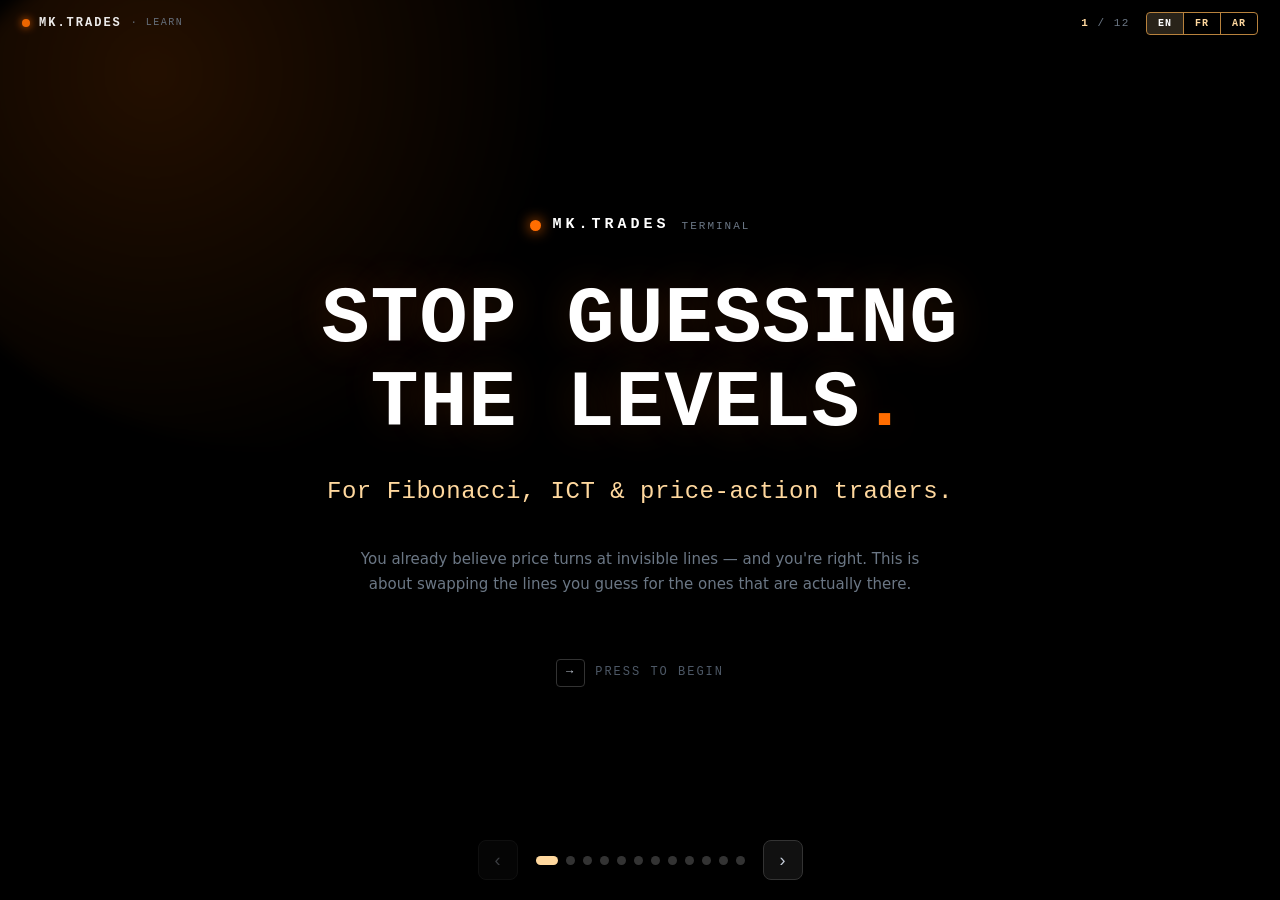
<file: app/src/main/assets/web/learn-presentations/stop-guessing/index.html>
<!DOCTYPE html>
<!-- version: v1 -->
<!-- MK.TRADES Learn Presentation — STOP GUESSING THE LEVELS. (bridge / persuasion deck)   -->
<!-- Audience: beginner CFD traders fluent in Fibonacci / ICT / price action.              -->
<!-- Angle: validate their belief in levels, reveal the mechanical reality behind their    -->
<!-- vocabulary, sell simplicity (3 pictures) + CFD-native prices. Never mocks the reader. -->
<!--                                                                                        -->
<!-- Self-contained: inline CSS + JS + SVG (zero image dependencies). Served as a static   -->
<!-- asset from /learn-presentations/stop-guessing/.                                       -->
<!--                                                                                        -->
<!-- SLIDE DECK, not a scroll guide: each .slide is a full-screen panel; only              -->
<!-- .slide.active is shown. Advance with ← / → / Space, edge click-zones, the bottom      -->
<!-- controls, the progress dots, or swipe. Framework mirrors why-mk-terminal/index.html.  -->
<!--                                                                                        -->
<!-- i18n: EN is the source in the DOM; FR/AR live in the TRANSLATIONS object at the       -->
<!-- bottom and are swapped in by data-t keys. AR flips the .deck to RTL; the top bar +    -->
<!-- controls stay LTR. In-SVG chart labels are kept in English by design.                 -->
<html lang="en">
<head>
<meta charset="utf-8" />
<meta name="viewport" content="width=device-width, initial-scale=1" />
<title>MK.TRADES · Stop Guessing the Levels</title>
<style>
  :root{
    --bg:#000; --panel:#0a0a0a; --card:#111; --hover:#1a1a1a;
    --border:#222; --borderlt:#333;
    --white:#fff; --text:#e8ecf1; --soft:#c5cdd9; --gray:#999;
    --muted:#6b7785; --dim:#4d5866;
    --orange:#ff6d00; --green:#27c49a; --amber:#f5a623; --blue:#3796ff;
    --red:#ff5252;
    --gold:#ffd89e; --golddeep:#b8823d;
    --mono:'Courier New','SF Mono','Monaco','Consolas',monospace;
    --sans:'Inter','Segoe UI',system-ui,-apple-system,sans-serif;
  }
  *{box-sizing:border-box}
  html,body{
    margin:0;padding:0;height:100%;background:var(--bg);color:var(--text);
    font-family:var(--sans);overflow:hidden;-webkit-font-smoothing:antialiased;
  }
  body{font-size:16px;line-height:1.65}
  .mono{font-family:var(--mono)}
  b,strong{color:var(--white)}
  .em{color:var(--gold);font-weight:600}
  .emo{color:var(--orange);font-weight:600}

  /* ── Deck shell ─────────────────────────────────────────────── */
  .deck{position:fixed;inset:0;overflow:hidden}

  .slide{
    position:absolute;inset:0;
    display:flex;flex-direction:column;justify-content:center;
    padding:clamp(34px,7vh,90px) clamp(28px,9vw,150px);
    opacity:0;visibility:hidden;
    transform:translateY(22px);
    transition:opacity .5s ease, transform .5s ease, visibility .5s;
    overflow-y:auto;
  }
  .slide.active{opacity:1;visibility:visible;transform:none;z-index:2}
  .slide.prev{transform:translateY(-22px)}

  /* faint per-slide accent wash, top-left */
  .slide::before{
    content:"";position:absolute;top:-10%;inset-inline-start:-6%;
    width:60%;height:60%;border-radius:50%;
    background:radial-gradient(circle at 30% 30%, var(--wash,rgba(255,109,0,.10)), transparent 62%);
    pointer-events:none;z-index:0;filter:blur(8px);
  }
  .slide > *{position:relative;z-index:1}

  .inner{width:100%;max-width:960px;margin:0 auto}

  /* ── Shared slide typography ────────────────────────────────── */
  .kicker{
    font-family:var(--mono);font-size:12px;letter-spacing:3px;text-transform:uppercase;
    color:var(--gold);margin-bottom:22px;display:flex;align-items:center;gap:12px;
  }
  .kicker .n{
    display:inline-grid;place-items:center;min-width:26px;height:26px;padding:0 7px;
    border:1px solid var(--golddeep);border-radius:5px;color:var(--gold);
    font-size:11px;font-weight:700;letter-spacing:1px;
  }
  h1.head{
    font-family:var(--mono);font-weight:800;letter-spacing:.5px;
    font-size:clamp(26px,4vw,48px);line-height:1.1;margin:0 0 22px;color:var(--white);
  }
  h1.head .hl{color:var(--orange)}
  h1.head .hg{color:var(--gold)}
  p.lead{font-size:clamp(16px,1.5vw,21px);color:var(--soft);max-width:780px;margin:0 0 16px}
  p.body{font-size:clamp(15px,1.25vw,18px);color:var(--soft);max-width:740px;margin:0 0 14px}
  p.body b{color:var(--text)}

  /* ── Cover (slide 1) ────────────────────────────────────────── */
  .cover{align-items:center;text-align:center}
  .cover .brandmark{display:flex;align-items:center;gap:12px;margin-bottom:40px}
  .cover .brandmark .dot{width:11px;height:11px;border-radius:50%;
    background:var(--orange);box-shadow:0 0 14px var(--orange)}
  .cover .brandmark b{font-family:var(--mono);font-size:15px;letter-spacing:4px;color:#fff}
  .cover .brandmark span{font-family:var(--mono);font-size:11px;letter-spacing:2px;color:var(--muted)}
  .cover h1{
    font-family:var(--mono);font-weight:800;
    font-size:clamp(34px,6.4vw,80px);line-height:1.05;letter-spacing:1px;margin:0 0 26px;
    color:#fff;text-shadow:0 0 40px rgba(255,109,0,.18);
  }
  .cover h1 .q{color:var(--orange)}
  .cover .sub{font-size:clamp(17px,2vw,24px);color:var(--gold);font-family:var(--mono);
    letter-spacing:.5px;margin-bottom:20px}
  .cover .fine{font-size:15px;color:var(--muted);max-width:600px;line-height:1.7}
  .cover .startcue{margin-top:46px;font-family:var(--mono);font-size:12px;letter-spacing:2px;
    color:var(--dim);text-transform:uppercase;display:flex;align-items:center;gap:10px}
  .cover .startcue .key{border:1px solid var(--borderlt);border-radius:4px;padding:3px 9px;color:var(--soft)}

  /* ── Big pull-quote slides ──────────────────────────────────── */
  .quote{align-items:center;text-align:center}
  .quote .big{
    font-family:var(--mono);font-weight:800;letter-spacing:.5px;
    font-size:clamp(28px,5.4vw,66px);line-height:1.08;margin:0 0 24px;color:#fff;
  }
  .quote .big .x{color:var(--orange)}
  .quote .qsub{font-size:clamp(17px,2vw,26px);color:var(--gold);font-family:var(--mono);
    margin:0 0 26px;max-width:800px;line-height:1.4}
  .quote p.body{margin-inline:auto;text-align:center}

  /* ── Cards (3-picture slide) ────────────────────────────────── */
  .cards{display:grid;grid-template-columns:1fr 1fr;gap:18px;margin:8px 0 18px}
  .cards.three{grid-template-columns:repeat(3,1fr)}
  @media(max-width:900px){.cards,.cards.three{grid-template-columns:1fr}}
  .icard{background:var(--card);border:1px solid var(--border);border-radius:10px;
    padding:18px 18px 16px;border-top:3px solid var(--accent,var(--orange))}
  .icard .ct{font-family:var(--mono);font-size:13px;letter-spacing:1.5px;text-transform:uppercase;
    color:var(--accent,var(--orange));margin-bottom:6px;font-weight:700}
  .icard h3{font-family:var(--mono);font-size:17px;color:#fff;margin:0 0 8px;letter-spacing:.3px}
  .icard p{font-size:14px;color:var(--soft);margin:0;line-height:1.55}
  .icard p b{color:var(--text)}
  .icard .msvg{display:block;width:100%;height:auto;margin:2px 0 10px;
    background:#070707;border:1px solid var(--border);border-radius:8px}

  /* ── Chart / diagram panel ──────────────────────────────────── */
  .diagram{background:#070707;border:1px solid var(--border);border-radius:10px;
    padding:14px;margin:6px 0 6px}
  .diagram svg{display:block;width:100%;height:auto}
  .dcap{font-family:var(--mono);font-size:11.5px;color:var(--muted);
    margin:8px 0 14px;text-align:center}

  /* ── Contrast / translation table ───────────────────────────── */
  .vs{display:grid;grid-template-columns:1fr auto 1fr;gap:0 0;margin:6px 0 14px;
    border:1px solid var(--border);border-radius:10px;overflow:hidden}
  .vs .vhead{padding:14px 20px;font-family:var(--mono);font-size:12px;letter-spacing:2px;
    text-transform:uppercase;font-weight:700}
  .vs .vhead.old{background:rgba(255,82,82,.06);color:var(--red);grid-column:1}
  .vs .vhead.mid{background:#0c0c0c;grid-column:2}
  .vs .vhead.new{background:rgba(39,196,154,.07);color:var(--green);grid-column:3;text-align:end}
  .vs .vrow{display:contents}
  .vs .vc{padding:13px 20px;border-top:1px solid var(--border);font-size:15px;display:flex;align-items:center}
  .vs .vc.old{color:var(--soft);background:rgba(255,82,82,.025)}
  .vs .vc.mid{color:var(--dim);background:#080808;justify-content:center;font-family:var(--mono);font-size:13px}
  .vs .vc.new{color:var(--text);background:rgba(39,196,154,.03);justify-content:flex-end;text-align:end;font-weight:600}
  @media(max-width:760px){
    .vs .vc{font-size:13px;padding:11px 12px}
    .vs .vhead{padding:11px 12px;font-size:10px}
  }

  /* ── Morning-routine steps ──────────────────────────────────── */
  .steps{display:flex;flex-direction:column;gap:13px;margin:8px 0 16px}
  .step{display:flex;gap:16px;align-items:flex-start;background:var(--card);
    border:1px solid var(--border);border-radius:10px;padding:15px 18px}
  .step .sn{font-family:var(--mono);font-weight:800;font-size:16px;color:var(--gold);
    border:1px solid var(--golddeep);border-radius:6px;min-width:34px;height:34px;
    display:grid;place-items:center;flex:0 0 auto}
  .step h3{margin:0 0 4px;font-family:var(--mono);font-size:16px;color:#fff;letter-spacing:.3px}
  .step p{margin:0;font-size:14.5px;color:var(--soft);line-height:1.55}
  .step p b{color:var(--text)}

  /* ── Top bar ────────────────────────────────────────────────── */
  .topbar{position:fixed;top:0;left:0;right:0;z-index:30;
    display:flex;align-items:center;justify-content:space-between;
    padding:12px 22px;pointer-events:none}
  .topbar .brand{display:flex;align-items:center;gap:9px;opacity:.92}
  .topbar .brand .dot{width:8px;height:8px;border-radius:50%;background:var(--orange);
    box-shadow:0 0 9px var(--orange)}
  .topbar .brand b{font-family:var(--mono);font-size:12px;letter-spacing:2px;color:#fff}
  .topbar .brand span{font-family:var(--mono);font-size:10px;letter-spacing:1.5px;color:var(--muted)}
  .topbar .tright{display:flex;align-items:center;gap:16px;pointer-events:auto}
  .topbar .counter{font-family:var(--mono);font-size:11px;letter-spacing:1.5px;color:var(--muted)}
  .topbar .counter b{color:var(--gold)}
  .langsel{display:flex;gap:0;border:1px solid var(--golddeep);border-radius:4px;overflow:hidden}
  .langsel button{
    font-family:var(--mono);font-size:10px;font-weight:800;letter-spacing:1px;
    padding:5px 11px;background:transparent;color:var(--gold);border:none;cursor:pointer;
  }
  .langsel button + button{border-inline-start:1px solid var(--golddeep)}
  .langsel button.active{background:rgba(255,216,158,.16);color:#fff}

  /* progress fill line under topbar */
  .progline{position:fixed;top:0;left:0;height:2px;z-index:31;
    background:linear-gradient(90deg,var(--orange),var(--gold));
    width:0;transition:width .45s ease;box-shadow:0 0 8px rgba(255,109,0,.5)}

  /* ── Bottom controls ────────────────────────────────────────── */
  .ctrls{position:fixed;bottom:0;left:0;right:0;z-index:30;
    display:flex;align-items:center;justify-content:center;gap:18px;
    padding:16px 22px 20px;direction:ltr}
  .dots{display:flex;gap:8px;align-items:center}
  .dots button{width:9px;height:9px;border-radius:50%;border:none;cursor:pointer;padding:0;
    background:var(--borderlt);transition:background .2s,transform .2s,width .2s}
  .dots button:hover{background:var(--muted)}
  .dots button.on{background:var(--gold);width:22px;border-radius:5px}
  .navbtn{background:var(--card);border:1px solid var(--borderlt);color:var(--soft);
    width:40px;height:40px;border-radius:8px;cursor:pointer;font-size:18px;
    display:grid;place-items:center;transition:background .15s,border-color .15s,color .15s}
  .navbtn:hover{background:var(--hover);border-color:var(--gold);color:#fff}
  .navbtn:disabled{opacity:.3;cursor:default}
  .navbtn:disabled:hover{background:var(--card);border-color:var(--borderlt);color:var(--soft)}

  /* edge click zones */
  .zone{position:fixed;top:54px;bottom:74px;z-index:20;cursor:pointer}
  .zone.left{left:0;width:11vw;max-width:120px}
  .zone.right{right:0;width:34vw;max-width:420px}
  @media(max-width:760px){.zone.left{width:18vw}.zone.right{width:40vw}}

  /* hint that fades */
  .swipehint{position:fixed;bottom:74px;right:26px;z-index:25;
    font-family:var(--mono);font-size:11px;color:var(--dim);letter-spacing:1px;
    display:flex;align-items:center;gap:7px;pointer-events:none;
    animation:fade 5.5s ease forwards}
  @keyframes fade{0%,55%{opacity:1}100%{opacity:0}}

  .disc{font-family:var(--mono);font-size:11px;color:var(--dim);line-height:1.6;
    max-width:680px;margin:18px auto 0;text-align:center}

  /* ── RTL (Arabic) — flip slide content only; bars stay LTR ──── */
  .deck[dir="rtl"] .inner{text-align:right}
  .deck[dir="rtl"] .quote .inner,
  .deck[dir="rtl"] .cover{text-align:center}
  .deck[dir="rtl"] .vs{direction:ltr}          /* keep the old→new table reading L→R */
  .deck[dir="rtl"] .icard{text-align:right}
  .deck[dir="rtl"] .step{text-align:right}
  .deck[dir="rtl"] h1.head,
  .deck[dir="rtl"] .quote .big{letter-spacing:0;line-height:1.25}
  .deck[dir="rtl"]{font-family:var(--sans)}
</style>
</head>
<body>

<!-- Shared SVG assets: candle chart + fib lines, reused by slides 2 and 4 via <use>. -->
<svg width="0" height="0" style="position:absolute" aria-hidden="true">
  <defs>
    <marker id="mred" markerWidth="9" markerHeight="9" refX="6" refY="3" orient="auto">
      <path d="M0,0 L6,3 L0,6 Z" fill="#ff5252"/>
    </marker>
    <marker id="mgreen" markerWidth="9" markerHeight="9" refX="6" refY="3" orient="auto">
      <path d="M0,0 L6,3 L0,6 Z" fill="#27c49a"/>
    </marker>
    <marker id="mgold" markerWidth="9" markerHeight="9" refX="6" refY="3" orient="auto">
      <path d="M0,0 L6,3 L0,6 Z" fill="#ffd89e"/>
    </marker>

    <!-- Price action: impulse down, retrace up into the 0.618, rejection, roll over -->
    <g id="candles">
      <!-- down impulse -->
      <line x1="80"  y1="70"  x2="80"  y2="96"  stroke="#ff5252" stroke-width="1.4"/><rect x="71"  y="80"  width="18" height="12" fill="#ff5252" rx="1"/>
      <line x1="114" y1="86"  x2="114" y2="122" stroke="#ff5252" stroke-width="1.4"/><rect x="105" y="92"  width="18" height="26" fill="#ff5252" rx="1"/>
      <line x1="148" y1="112" x2="148" y2="154" stroke="#ff5252" stroke-width="1.4"/><rect x="139" y="118" width="18" height="30" fill="#ff5252" rx="1"/>
      <line x1="182" y1="143" x2="182" y2="177" stroke="#ff5252" stroke-width="1.4"/><rect x="173" y="148" width="18" height="24" fill="#ff5252" rx="1"/>
      <line x1="216" y1="156" x2="216" y2="176" stroke="#27c49a" stroke-width="1.4"/><rect x="207" y="160" width="18" height="12" fill="#27c49a" rx="1"/>
      <line x1="250" y1="154" x2="250" y2="210" stroke="#ff5252" stroke-width="1.4"/><rect x="241" y="160" width="18" height="45" fill="#ff5252" rx="1"/>
      <line x1="284" y1="191" x2="284" y2="209" stroke="#27c49a" stroke-width="1.4"/><rect x="275" y="196" width="18" height="9"  fill="#27c49a" rx="1"/>
      <line x1="318" y1="190" x2="318" y2="250" stroke="#ff5252" stroke-width="1.4"/><rect x="309" y="196" width="18" height="46" fill="#ff5252" rx="1"/>
      <!-- retracement up -->
      <line x1="352" y1="220" x2="352" y2="246" stroke="#27c49a" stroke-width="1.4"/><rect x="343" y="224" width="18" height="18" fill="#27c49a" rx="1"/>
      <line x1="386" y1="219" x2="386" y2="235" stroke="#ff5252" stroke-width="1.4"/><rect x="377" y="224" width="18" height="7"  fill="#ff5252" rx="1"/>
      <line x1="420" y1="203" x2="420" y2="234" stroke="#27c49a" stroke-width="1.4"/><rect x="411" y="207" width="18" height="24" fill="#27c49a" rx="1"/>
      <line x1="454" y1="185" x2="454" y2="211" stroke="#27c49a" stroke-width="1.4"/><rect x="445" y="189" width="18" height="18" fill="#27c49a" rx="1"/>
      <line x1="488" y1="184" x2="488" y2="199" stroke="#ff5252" stroke-width="1.4"/><rect x="479" y="189" width="18" height="7"  fill="#ff5252" rx="1"/>
      <line x1="522" y1="167" x2="522" y2="198" stroke="#27c49a" stroke-width="1.4"/><rect x="513" y="171" width="18" height="25" fill="#27c49a" rx="1"/>
      <line x1="556" y1="152" x2="556" y2="174" stroke="#27c49a" stroke-width="1.4"/><rect x="547" y="157" width="18" height="14" fill="#27c49a" rx="1"/>
      <line x1="590" y1="153" x2="590" y2="168" stroke="#ff5252" stroke-width="1.4"/><rect x="581" y="157" width="18" height="7"  fill="#ff5252" rx="1"/>
      <line x1="624" y1="141" x2="624" y2="167" stroke="#27c49a" stroke-width="1.4"/><rect x="615" y="145" width="18" height="19" fill="#27c49a" rx="1"/>
      <!-- the touch + rejection at the 0.618 -->
      <line x1="658" y1="135" x2="658" y2="147" stroke="#27c49a" stroke-width="1.4"/><rect x="649" y="140" width="18" height="5"  fill="#27c49a" rx="1"/>
      <line x1="692" y1="136" x2="692" y2="153" stroke="#ff5252" stroke-width="1.4"/><rect x="683" y="140" width="18" height="11" fill="#ff5252" rx="1"/>
      <line x1="726" y1="147" x2="726" y2="172" stroke="#ff5252" stroke-width="1.4"/><rect x="717" y="151" width="18" height="18" fill="#ff5252" rx="1"/>
      <line x1="760" y1="165" x2="760" y2="190" stroke="#ff5252" stroke-width="1.4"/><rect x="751" y="169" width="18" height="18" fill="#ff5252" rx="1"/>
      <line x1="794" y1="183" x2="794" y2="209" stroke="#ff5252" stroke-width="1.4"/><rect x="785" y="187" width="18" height="19" fill="#ff5252" rx="1"/>
    </g>

    <!-- Hand-drawn fib retracement of the impulse (labels EN by design) -->
    <g id="fibs" font-family="Courier New, monospace" font-size="12">
      <line x1="70" y1="70"    x2="830" y2="70"    stroke="#4d5866" stroke-width="1" stroke-dasharray="5 6"/>
      <text x="72" y="64"  fill="#6b7785">1.000</text>
      <line x1="70" y1="108.5" x2="830" y2="108.5" stroke="#4d5866" stroke-width="1" stroke-dasharray="5 6"/>
      <text x="72" y="102" fill="#6b7785">0.786</text>
      <line x1="70" y1="138.8" x2="830" y2="138.8" stroke="#b8823d" stroke-width="1.4" stroke-dasharray="5 6"/>
      <text x="72" y="132" fill="#ffd89e" font-weight="700">0.618</text>
      <line x1="70" y1="160"   x2="830" y2="160"   stroke="#4d5866" stroke-width="1" stroke-dasharray="5 6"/>
      <text x="72" y="154" fill="#6b7785">0.500</text>
      <line x1="70" y1="181"   x2="830" y2="181"   stroke="#4d5866" stroke-width="1" stroke-dasharray="5 6"/>
      <text x="72" y="175" fill="#6b7785">0.382</text>
      <line x1="70" y1="207.5" x2="830" y2="207.5" stroke="#4d5866" stroke-width="1" stroke-dasharray="5 6"/>
      <text x="72" y="201" fill="#6b7785">0.236</text>
      <line x1="70" y1="250"   x2="830" y2="250"   stroke="#4d5866" stroke-width="1" stroke-dasharray="5 6"/>
      <text x="72" y="266" fill="#6b7785">0.000</text>
    </g>
  </defs>
</svg>

<div class="progline" id="progline"></div>

<header class="topbar">
  <div class="brand"><span class="dot"></span><b>MK.TRADES</b><span data-t="brand.sub">· LEARN</span></div>
  <div class="tright">
    <div class="counter"><b id="cur">1</b> / <span id="tot">12</span></div>
    <div class="langsel">
      <button data-lang="en" class="active" onclick="setLang('en')">EN</button>
      <button data-lang="fr" onclick="setLang('fr')">FR</button>
      <button data-lang="ar" onclick="setLang('ar')">AR</button>
    </div>
  </div>
</header>

<div class="deck" id="deck">

  <!-- ── 1 · COVER ────────────────────────────────────────────── -->
  <section class="slide cover active" style="--wash:rgba(255,109,0,.14)">
    <div class="brandmark"><span class="dot"></span><b>MK.TRADES</b><span>TERMINAL</span></div>
    <h1 data-t="c.title">STOP GUESSING<br>THE LEVELS<span class="q">.</span></h1>
    <div class="sub" data-t="c.sub">For Fibonacci, ICT &amp; price-action traders.</div>
    <p class="fine" data-t="c.fine">You already believe price turns at invisible lines — and you're right.
       This is about swapping the lines you guess for the ones that are actually there.</p>
    <div class="startcue"><span class="key">→</span> <span data-t="c.cue">press to begin</span></div>
  </section>

  <!-- ── 2 · YOU DO THIS EVERY DAY ────────────────────────────── -->
  <section class="slide" style="--wash:rgba(55,150,255,.10)">
    <div class="inner">
      <div class="kicker"><span class="n">01</span><span data-t="s2.kick">You do this every day</span></div>
      <h1 class="head" data-t="s2.head">You already trade levels.<br>You've just never seen one.</h1>
      <p class="lead" data-t="s2.lead">Swing high to swing low. Stretch the fib. Mark the order block, box the
         liquidity, wait for the kill zone. Then you put real money on a line <b>you drew</b>.</p>
      <div class="diagram">
        <svg viewBox="0 0 900 290" role="img" aria-label="A candle chart with a hand-drawn Fibonacci retracement; price touches the 0.618 and rejects">
          <use href="#fibs"/>
          <use href="#candles"/>
          <circle cx="658" cy="139" r="17" fill="none" stroke="#ffd89e" stroke-width="1.4" stroke-dasharray="3 3"/>
          <line x1="658" y1="98" x2="658" y2="116" stroke="#ffd89e" stroke-width="1.3" marker-end="url(#mgold)"/>
          <text x="600" y="92" fill="#ffd89e" font-family="Courier New, monospace" font-size="13" font-weight="700">why here?</text>
        </svg>
      </div>
      <div class="dcap" data-t="s2.cap">The retracement you draw every morning — a hand-picked swing, hand-drawn levels.</div>
      <p class="body" data-t="s2.body">That instinct is correct — price really does turn at invisible levels.
         The problem was never your belief. It's that you've been finding those levels
         <span class="em">by drawing</span>, when they can be <span class="em">measured</span>.</p>
    </div>
  </section>

  <!-- ── 3 · THE UNCOMFORTABLE QUESTION ───────────────────────── -->
  <section class="slide" style="--wash:rgba(255,82,82,.09)">
    <div class="inner">
      <div class="kicker"><span class="n">02</span><span data-t="s3.kick">The uncomfortable question</span></div>
      <h1 class="head" data-t="s3.head">Sometimes it holds.<br>Sometimes it doesn't. Why?</h1>
      <p class="lead" data-t="s3.lead">When your 0.618 holds, it's not because the market loves ratios.
         It's because <b>something real was sitting at that price</b> — size defending a level.
         When nothing real was there, price went straight through your line.</p>
      <p class="body" data-t="s3.body">The difference between your winners and your losers was never the
         drawing. It was whether the level was real — <span class="em">and you had no way
         to know.</span> Until now.</p>
    </div>
  </section>

  <!-- ── 4 · THE REVEAL ───────────────────────────────────────── -->
  <section class="slide" style="--wash:rgba(255,109,0,.14)">
    <div class="inner">
      <div class="kicker"><span class="n">03</span><span data-t="s4.kick">The reveal</span></div>
      <h1 class="head" data-t="s4.head">The level was real.<br>Your fib just landed near it.</h1>
      <div class="diagram">
        <svg viewBox="0 0 900 290" role="img" aria-label="The same chart with the terminal layer on: a real sell wall of options positioning sits exactly where the fib appeared to work">
          <use href="#fibs" opacity="0.22"/>
          <rect x="70" y="126" width="760" height="26" rx="4" fill="rgba(255,82,82,.13)" stroke="#ff5252" stroke-width="1.3" stroke-dasharray="6 5"/>
          <use href="#candles"/>
          <!-- positioning-size bars, anchored right -->
          <rect x="740" y="133" width="90" height="12" fill="rgba(255,82,82,.55)" rx="2"/>
          <rect x="800" y="103" width="30" height="9"  fill="rgba(255,216,158,.22)" rx="2"/>
          <rect x="790" y="156" width="40" height="9"  fill="rgba(255,216,158,.28)" rx="2"/>
          <rect x="805" y="177" width="25" height="9"  fill="rgba(255,216,158,.20)" rx="2"/>
          <rect x="795" y="203" width="35" height="9"  fill="rgba(255,216,158,.24)" rx="2"/>
          <text x="828" y="95" fill="#6b7785" font-family="Courier New, monospace" font-size="11" text-anchor="end">← positioning size</text>
          <text x="78" y="120" fill="#ff5252" font-family="Courier New, monospace" font-size="13" font-weight="700">SELL WALL · heavy real positioning · measured pre-open</text>
        </svg>
      </div>
      <div class="dcap" data-t="s4.cap">Same chart, terminal layer on. The wall was computed from live options positioning — before the session opened.</div>
      <p class="body" data-t="s4.body">The rejection you'd credit to the 0.618 happened at a <b>wall of real
         options positioning</b> — size that had to defend that price. It was measurable
         <span class="em">before the session opened</span>. You were sketching it blind;
         the terminal had it drawn.</p>
    </div>
  </section>

  <!-- ── 5 · THE TRANSLATION ──────────────────────────────────── -->
  <section class="slide" style="--wash:rgba(255,216,158,.12)">
    <div class="inner">
      <div class="kicker"><span class="n">04</span><span data-t="s5.kick">The translation</span></div>
      <h1 class="head" data-t="s5.head">Your vocabulary was pointing<br>at this all along.</h1>
      <div class="vs">
        <div class="vhead old" data-t="s5.oldh">What you call it</div>
        <div class="vhead mid">→</div>
        <div class="vhead new" data-t="s5.newh">What it actually is</div>
        <div class="vrow"><div class="vc old" data-t="s5.o1">"Liquidity grab"</div><div class="vc mid">→</div><div class="vc new" data-t="s5.n1">Dealers hedging — mechanical &amp; measurable</div></div>
        <div class="vrow"><div class="vc old" data-t="s5.o2">"Order block"</div><div class="vc mid">→</div><div class="vc new" data-t="s5.n2">Real positioning left behind by size</div></div>
        <div class="vrow"><div class="vc old" data-t="s5.o3">"Smart money"</div><div class="vc mid">→</div><div class="vc new" data-t="s5.n3">Market makers forced to trade at known levels</div></div>
        <div class="vrow"><div class="vc old" data-t="s5.o4">"Kill zone"</div><div class="vc mid">→</div><div class="vc new" data-t="s5.n4">Session &amp; volatility structure on a visible clock</div></div>
      </div>
      <p class="body" data-t="s5.body">ICT taught you to reverse-engineer the shadows on the wall.
         <span class="em">The terminal shows you the thing casting them.</span></p>
    </div>
  </section>

  <!-- ── 6 · WHERE THE DATA COMES FROM ────────────────────────── -->
  <section class="slide" style="--wash:rgba(55,150,255,.11)">
    <div class="inner">
      <div class="kicker"><span class="n">05</span><span data-t="s6.kick">Where the data comes from</span></div>
      <h1 class="head" data-t="s6.head">Big players can't hide.<br>They have to hedge.</h1>
      <p class="lead" data-t="s6.lead">Every large position gets hedged in the options market. That hedging is
         <b>public, measurable data</b> — and it forces mechanical buying and selling at
         specific prices.</p>
      <p class="body" data-t="s6.body">The terminal computes those prices live. And the part built for you:
         <b>everything is already converted into your broker's CFD prices.</b> No futures
         account, no contract math, no conversion. The level on the terminal is the price
         on <span class="em">your</span> chart.</p>
    </div>
  </section>

  <!-- ── 7 · DRAWING VS MEASUREMENT (pull-quote) ──────────────── -->
  <section class="slide quote" style="--wash:rgba(255,109,0,.16)">
    <div class="inner">
      <div class="kicker" style="justify-content:center"><span class="n">06</span><span data-t="s7.kick">Drawing vs. measurement</span></div>
      <div class="big" data-t="s7.big">A drawing isn't a level.<br><span class="x">A measurement is.</span></div>
      <div class="qsub" data-t="s7.qsub">One is a guess that works when it gets lucky. The other exists whether you draw it or not.</div>
      <p class="body" data-t="s7.body">Your fib needs two swing points you chose, and hope. A wall is computed
         from actual positioning — it's there before you open the chart, and it moves when
         the money moves.</p>
    </div>
  </section>

  <!-- ── 8 · THE 3 PICTURES ───────────────────────────────────── -->
  <section class="slide" style="--wash:rgba(39,196,154,.10)">
    <div class="inner">
      <div class="kicker"><span class="n">07</span><span data-t="s8.kick">The whole system</span></div>
      <h1 class="head" data-t="s8.head">Three pictures.<br>That's the whole system.</h1>
      <div class="cards three">
        <div class="icard" style="--accent:var(--red)">
          <div class="ct" data-t="s8.c1t">The Wall</div>
          <svg class="msvg" viewBox="0 0 260 120" role="img" aria-label="Price approaches a wall and stalls">
            <rect x="10" y="18" width="240" height="10" rx="2" fill="rgba(255,82,82,.45)"/>
            <path d="M10,105 L60,70 L90,84 L130,34 L150,58 L185,32 L205,60 L250,88"
                  fill="none" stroke="#e8ecf1" stroke-width="2"/>
          </svg>
          <h3 data-t="s8.c1h">Price stalls here</h3>
          <p data-t="s8.c1p">Heavy positioning has to defend this price. Expect stalls, rejections, fights.</p>
        </div>
        <div class="icard" style="--accent:var(--blue)">
          <div class="ct" data-t="s8.c2t">The Magnet</div>
          <svg class="msvg" viewBox="0 0 260 120" role="img" aria-label="Price drifts toward a magnet level">
            <line x1="10" y1="30" x2="250" y2="30" stroke="#3796ff" stroke-width="1.6" stroke-dasharray="6 5"/>
            <path d="M10,105 C60,95 90,80 130,62 C170,46 210,38 250,33"
                  fill="none" stroke="#e8ecf1" stroke-width="2"/>
            <line x1="70" y1="62" x2="70" y2="42" stroke="#3796ff" stroke-width="1.5" marker-end="url(#mgold)"/>
            <line x1="180" y1="8" x2="180" y2="20" stroke="#3796ff" stroke-width="1.5" marker-end="url(#mgold)"/>
          </svg>
          <h3 data-t="s8.c2h">Price gets pulled here</h3>
          <p data-t="s8.c2p">Where positioning pays off, price tends to drift. Expect gravity.</p>
        </div>
        <div class="icard" style="--accent:var(--green)">
          <div class="ct" data-t="s8.c3t">The Band</div>
          <svg class="msvg" viewBox="0 0 260 120" role="img" aria-label="An expanding band of normal range with price inside">
            <path d="M10,60 L250,18 L250,102 Z" fill="rgba(39,196,154,.12)" stroke="rgba(39,196,154,.4)" stroke-width="1"/>
            <line x1="10" y1="60" x2="250" y2="60" stroke="#27c49a" stroke-width="1" stroke-dasharray="5 5" opacity=".6"/>
            <path d="M10,60 C60,52 90,72 130,58 C170,44 210,70 250,54"
                  fill="none" stroke="#e8ecf1" stroke-width="2"/>
          </svg>
          <h3 data-t="s8.c3h">Today's normal range</h3>
          <p data-t="s8.c3p">The quant models draw what's normal vs. stretched. Outside the band, snap-backs get likely.</p>
        </div>
      </div>
      <p class="body" data-t="s8.body">You don't need the math — machines compute it for you, every few minutes,
         all session. <span class="em">You just read three pictures.</span> That's less to
         learn than one ICT course module.</p>
    </div>
  </section>

  <!-- ── 9 · KEEP YOUR STYLE ──────────────────────────────────── -->
  <section class="slide" style="--wash:rgba(245,166,35,.11)">
    <div class="inner">
      <div class="kicker"><span class="n">08</span><span data-t="s9.kick">Keep your style</span></div>
      <h1 class="head" data-t="s9.head">Keep your entries.<br>Upgrade your levels.</h1>
      <p class="lead" data-t="s9.lead">Nobody is asking you to abandon your trading. Keep your sessions, your
         structure, your triggers, your risk rules. <b>Change one thing:</b> take your
         setups at measured levels instead of guessed ones.</p>
      <p class="body" data-t="s9.body">Your entry was never the problem. <span class="em">The line it was drawn
         on was.</span> Same skill — real map.</p>
    </div>
  </section>

  <!-- ── 10 · THE 5-MINUTE MORNING ────────────────────────────── -->
  <section class="slide" style="--wash:rgba(255,216,158,.12)">
    <div class="inner">
      <div class="kicker"><span class="n">09</span><span data-t="s10.kick">The routine</span></div>
      <h1 class="head" data-t="s10.head">Five minutes<br>before your session.</h1>
      <div class="steps">
        <div class="step"><div class="sn">1</div><div>
          <h3 data-t="s10.s1t">Open the terminal.</h3>
          <p data-t="s10.s1p">The data is computed, converted to your CFD prices, and waiting.</p>
        </div></div>
        <div class="step"><div class="sn">2</div><div>
          <h3 data-t="s10.s2t">Glance at the heatmap and cones.</h3>
          <p data-t="s10.s2p">Sixty seconds. Where are the walls, the magnets, today's band?</p>
        </div></div>
        <div class="step"><div class="sn">3</div><div>
          <h3 data-t="s10.s3t">Mark those levels on your own chart.</h3>
          <p data-t="s10.s3p">Three lines. Done.</p>
        </div></div>
        <div class="step"><div class="sn">4</div><div>
          <h3 data-t="s10.s4t">Trade your normal way.</h3>
          <p data-t="s10.s4p">Same entries, same style — at levels that actually exist.</p>
        </div></div>
      </div>
    </div>
  </section>

  <!-- ── 11 · WHAT CHANGES ────────────────────────────────────── -->
  <section class="slide" style="--wash:rgba(39,196,154,.10)">
    <div class="inner">
      <div class="kicker"><span class="n">10</span><span data-t="s11.kick">What changes</span></div>
      <h1 class="head" data-t="s11.head">The same trader.<br>A different map.</h1>
      <div class="vs">
        <div class="vhead old" data-t="s11.oldh">Before</div>
        <div class="vhead mid">→</div>
        <div class="vhead new" data-t="s11.newh">With the terminal</div>
        <div class="vrow"><div class="vc old" data-t="s11.o1">Guess the level</div><div class="vc mid">→</div><div class="vc new" data-t="s11.n1">See the level</div></div>
        <div class="vrow"><div class="vc old" data-t="s11.o2">Hope it holds</div><div class="vc mid">→</div><div class="vc new" data-t="s11.n2">Know what's defending it</div></div>
        <div class="vrow"><div class="vc old" data-t="s11.o3">Fifty concepts &amp; paid mentorships</div><div class="vc mid">→</div><div class="vc new" data-t="s11.n3">Three pictures</div></div>
        <div class="vrow"><div class="vc old" data-t="s11.o4">"Stop-hunted by smart money"</div><div class="vc mid">→</div><div class="vc new" data-t="s11.n4">You saw the wall hours earlier</div></div>
        <div class="vrow"><div class="vc old" data-t="s11.o5">Futures data you can't read</div><div class="vc mid">→</div><div class="vc new" data-t="s11.n5">Your broker's CFD prices</div></div>
        <div class="vrow"><div class="vc old" data-t="s11.o6">Drawing in the dark</div><div class="vc mid">→</div><div class="vc new" data-t="s11.n6">Trading with the lights on</div></div>
      </div>
    </div>
  </section>

  <!-- ── 12 · CLOSE ───────────────────────────────────────────── -->
  <section class="slide quote" style="--wash:rgba(255,109,0,.15)">
    <div class="inner">
      <div class="kicker" style="justify-content:center"><span class="n">11</span><span data-t="s12.kick">The bottom line</span></div>
      <div class="big" data-t="s12.big">Stop guessing where the level is.<br><span class="x">Look at it.</span></div>
      <div class="qsub" data-t="s12.qsub">You were almost right all along.</div>
      <p class="body" data-t="s12.body">Start with the field guides — <b>Forecast Cones</b> and
         <b>Options Heatmaps</b> — then open your chart and compare your usual lines to the
         measured ones. That comparison will make the argument better than this deck ever could.</p>
      <div class="disc" data-t="s12.disc">⚠ Educational reference. The terminal maps probability and positioning,
         not certainty — nothing here is a signal, a trade, or financial advice.</div>
    </div>
  </section>

</div>

<!-- edge click zones -->
<div class="zone left"  id="zoneL"></div>
<div class="zone right" id="zoneR"></div>

<!-- swipe / arrow hint -->
<div class="swipehint" data-t="hint">use ← →  or click</div>

<!-- bottom controls -->
<div class="ctrls">
  <button class="navbtn" id="prev" aria-label="Previous">‹</button>
  <div class="dots" id="dots"></div>
  <button class="navbtn" id="next" aria-label="Next">›</button>
</div>

<script>
/* ── Deck navigation ──────────────────────────────────────────── */
(function(){
  const slides = Array.from(document.querySelectorAll('.slide'));
  const N = slides.length;
  let i = 0;

  const dotsWrap = document.getElementById('dots');
  const curEl  = document.getElementById('cur');
  const totEl  = document.getElementById('tot');
  const prog   = document.getElementById('progline');
  const prevB  = document.getElementById('prev');
  const nextB  = document.getElementById('next');
  totEl.textContent = N;

  slides.forEach((_, idx) => {
    const b = document.createElement('button');
    b.setAttribute('aria-label', 'Slide ' + (idx+1));
    b.addEventListener('click', () => go(idx));
    dotsWrap.appendChild(b);
  });
  const dots = Array.from(dotsWrap.children);

  function go(n){
    n = Math.max(0, Math.min(N-1, n));
    if (n === i) { render(); return; }
    const old = slides[i];
    old.classList.remove('active');
    old.classList.toggle('prev', n > i);
    i = n;
    render();
  }
  function render(){
    slides.forEach((s, idx) => {
      s.classList.toggle('active', idx === i);
      if (idx !== i && idx >= i) s.classList.remove('prev');
    });
    dots.forEach((d, idx) => d.classList.toggle('on', idx === i));
    curEl.textContent = i + 1;
    prog.style.width = ((i) / (N - 1) * 100) + '%';
    prevB.disabled = i === 0;
    nextB.disabled = i === N - 1;
    slides[i].scrollTop = 0;
  }
  const nextFn = () => go(i + 1);
  const prevFn = () => go(i - 1);

  nextB.addEventListener('click', nextFn);
  prevB.addEventListener('click', prevFn);
  document.getElementById('zoneR').addEventListener('click', nextFn);
  document.getElementById('zoneL').addEventListener('click', prevFn);

  document.addEventListener('keydown', (e) => {
    if (e.key === 'ArrowRight' || e.key === ' ' || e.key === 'PageDown' || e.key === 'Enter'){ e.preventDefault(); nextFn(); }
    else if (e.key === 'ArrowLeft' || e.key === 'PageUp'){ e.preventDefault(); prevFn(); }
    else if (e.key === 'Home'){ e.preventDefault(); go(0); }
    else if (e.key === 'End'){ e.preventDefault(); go(N-1); }
  });

  let tx = 0, ty = 0;
  document.addEventListener('touchstart', (e) => { tx = e.changedTouches[0].clientX; ty = e.changedTouches[0].clientY; }, {passive:true});
  document.addEventListener('touchend', (e) => {
    const dx = e.changedTouches[0].clientX - tx;
    const dy = e.changedTouches[0].clientY - ty;
    if (Math.abs(dx) > 55 && Math.abs(dx) > Math.abs(dy)) { dx < 0 ? nextFn() : prevFn(); }
  }, {passive:true});

  render();
})();

/* ── i18n ─────────────────────────────────────────────────────────
   EN is the source already in the DOM. We cache every [data-t]
   element's original innerHTML as its EN value, then swap FR/AR in
   from TRANSLATIONS. Missing keys fall back to EN. AR flips .deck to
   RTL (the top bar and bottom controls stay LTR). setLang is global
   so the top-bar buttons can call it inline.
   ──────────────────────────────────────────────────────────────── */
const TRANSLATIONS = {
  // ── FRANÇAIS ──────────────────────────────────────────────────
  fr: {
    'brand.sub': `· APPRENDRE`,
    'c.title': `ARRÊTEZ DE DEVINER<br>LES NIVEAUX<span class="q">.</span>`,
    'c.sub': `Pour les traders Fibonacci, ICT &amp; price action.`,
    'c.fine': `Vous croyez déjà que le prix se retourne sur des lignes invisibles — et vous avez raison. Il s'agit simplement de remplacer les lignes que vous devinez par celles qui existent vraiment.`,
    'c.cue': `appuyez pour commencer`,
    's2.kick': `Vous le faites chaque jour`,
    's2.head': `Vous tradez déjà des niveaux.<br>Vous n'en avez juste jamais vu un.`,
    's2.lead': `Du sommet au creux. On étire le fib. On marque l'order block, on encadre la liquidité, on attend la kill zone. Puis on mise de l'argent réel sur une ligne que <b>vous avez dessinée</b>.`,
    's2.cap': `Le retracement que vous tracez chaque matin — un swing choisi à la main, des niveaux dessinés à la main.`,
    's2.body': `Cet instinct est juste — le prix se retourne réellement sur des niveaux invisibles. Le problème n'a jamais été votre conviction. C'est que vous trouvez ces niveaux <span class="em">en dessinant</span>, alors qu'ils peuvent être <span class="em">mesurés</span>.`,
    's3.kick': `La question qui dérange`,
    's3.head': `Parfois ça tient.<br>Parfois non. Pourquoi ?`,
    's3.lead': `Quand votre 0.618 tient, ce n'est pas parce que le marché adore les ratios. C'est parce que <b>quelque chose de réel se trouvait à ce prix</b> — de la taille qui défendait un niveau. Quand il n'y avait rien de réel, le prix a traversé votre ligne sans s'arrêter.`,
    's3.body': `La différence entre vos trades gagnants et perdants n'a jamais été le dessin. C'était de savoir si le niveau était réel — <span class="em">et vous n'aviez aucun moyen de le savoir.</span> Jusqu'à maintenant.`,
    's4.kick': `La révélation`,
    's4.head': `Le niveau était réel.<br>Votre fib est juste tombé à côté.`,
    's4.cap': `Même graphique, couche terminal activée. Le mur a été calculé à partir du positionnement d'options en direct — avant l'ouverture de la séance.`,
    's4.body': `Le rejet que vous auriez attribué au 0.618 s'est produit sur un <b>mur de positionnement d'options bien réel</b> — de la taille obligée de défendre ce prix. C'était mesurable <span class="em">avant l'ouverture de la séance</span>. Vous l'esquissiez à l'aveugle ; le terminal l'avait déjà tracé.`,
    's5.kick': `La traduction`,
    's5.head': `Votre vocabulaire pointait<br>vers ceci depuis le début.`,
    's5.oldh': `Ce que vous appelez`,
    's5.newh': `Ce que c'est vraiment`,
    's5.o1': `« Liquidity grab »`,
    's5.n1': `Couverture des dealers — mécanique et mesurable`,
    's5.o2': `« Order block »`,
    's5.n2': `Du positionnement réel laissé par la taille`,
    's5.o3': `« Smart money »`,
    's5.n3': `Des market makers forcés de trader à des niveaux connus`,
    's5.o4': `« Kill zone »`,
    's5.n4': `La structure de séance et de volatilité, sur une horloge visible`,
    's5.body': `L'ICT vous a appris à rétro-analyser les ombres sur le mur. <span class="em">Le terminal vous montre ce qui les projette.</span>`,
    's6.kick': `D'où viennent les données`,
    's6.head': `Les gros acteurs ne peuvent pas se cacher.<br>Ils doivent se couvrir.`,
    's6.lead': `Toute grosse position est couverte sur le marché des options. Cette couverture est une <b>donnée publique et mesurable</b> — et elle force des achats et des ventes mécaniques à des prix précis.`,
    's6.body': `Le terminal calcule ces prix en direct. Et la partie pensée pour vous : <b>tout est déjà converti dans les prix CFD de votre broker.</b> Pas de compte futures, pas de calcul de contrats, pas de conversion. Le niveau affiché dans le terminal est le prix de <span class="em">votre</span> graphique.`,
    's7.kick': `Dessin contre mesure`,
    's7.big': `Un dessin n'est pas un niveau.<br><span class="x">Une mesure, oui.</span>`,
    's7.qsub': `L'un est une supposition qui marche quand elle a de la chance. L'autre existe, que vous le traciez ou non.`,
    's7.body': `Votre fib a besoin de deux points de swing choisis par vous, et d'espoir. Un mur est calculé à partir du positionnement réel — il est là avant que vous ouvriez le graphique, et il bouge quand l'argent bouge.`,
    's8.kick': `Le système entier`,
    's8.head': `Trois images.<br>C'est tout le système.`,
    's8.c1t': `Le Mur`,
    's8.c1h': `Le prix cale ici`,
    's8.c1p': `Un positionnement lourd doit défendre ce prix. Attendez-vous à des blocages, des rejets, des batailles.`,
    's8.c2t': `L'Aimant`,
    's8.c2h': `Le prix est attiré ici`,
    's8.c2p': `Là où le positionnement rapporte, le prix a tendance à dériver. Attendez-vous à de la gravité.`,
    's8.c3t': `La Bande`,
    's8.c3h': `Le range normal du jour`,
    's8.c3p': `Les modèles quantitatifs tracent le normal contre l'étiré. Hors de la bande, les retours deviennent probables.`,
    's8.body': `Vous n'avez pas besoin des maths — des machines les calculent pour vous, toutes les quelques minutes, toute la séance. <span class="em">Vous lisez trois images.</span> C'est moins à apprendre qu'un seul module de cours ICT.`,
    's9.kick': `Gardez votre style`,
    's9.head': `Gardez vos entrées.<br>Améliorez vos niveaux.`,
    's9.lead': `Personne ne vous demande d'abandonner votre trading. Gardez vos sessions, votre structure, vos déclencheurs, vos règles de risque. <b>Changez une seule chose :</b> prenez vos setups sur des niveaux mesurés plutôt que devinés.`,
    's9.body': `Votre entrée n'a jamais été le problème. <span class="em">C'était la ligne sur laquelle elle était posée.</span> Même compétence — vraie carte.`,
    's10.kick': `La routine`,
    's10.head': `Cinq minutes<br>avant votre séance.`,
    's10.s1t': `Ouvrez le terminal.`,
    's10.s1p': `Les données sont calculées, converties dans vos prix CFD, et vous attendent.`,
    's10.s2t': `Un coup d'œil à la heatmap et aux cônes.`,
    's10.s2p': `Soixante secondes. Où sont les murs, les aimants, la bande du jour ?`,
    's10.s3t': `Marquez ces niveaux sur votre propre graphique.`,
    's10.s3p': `Trois lignes. Terminé.`,
    's10.s4t': `Tradez comme d'habitude.`,
    's10.s4p': `Mêmes entrées, même style — sur des niveaux qui existent vraiment.`,
    's11.kick': `Ce qui change`,
    's11.head': `Le même trader.<br>Une autre carte.`,
    's11.oldh': `Avant`,
    's11.newh': `Avec le terminal`,
    's11.o1': `Deviner le niveau`,
    's11.n1': `Voir le niveau`,
    's11.o2': `Espérer que ça tienne`,
    's11.n2': `Savoir ce qui le défend`,
    's11.o3': `Cinquante concepts et mentorats payants`,
    's11.n3': `Trois images`,
    's11.o4': `« Chassé par la smart money »`,
    's11.n4': `Vous aviez vu le mur des heures plus tôt`,
    's11.o5': `Des données futures illisibles`,
    's11.n5': `Les prix CFD de votre broker`,
    's11.o6': `Dessiner dans le noir`,
    's11.n6': `Trader avec la lumière allumée`,
    's12.kick': `L'essentiel`,
    's12.big': `Arrêtez de deviner où est le niveau.<br><span class="x">Regardez-le.</span>`,
    's12.qsub': `Vous aviez presque raison depuis le début.`,
    's12.body': `Commencez par les guides — <b>Cônes de prévision</b> et <b>Heatmaps d'options</b> — puis ouvrez votre graphique et comparez vos lignes habituelles aux niveaux mesurés. Cette comparaison sera plus convaincante que ce diaporama.`,
    's12.disc': `⚠ Référence pédagogique. Le terminal cartographie des probabilités et du positionnement, pas des certitudes — rien ici n'est un signal, un trade, ou un conseil financier.`,
    'hint': `← →  ou cliquez`,
  },

  // ── العربية ───────────────────────────────────────────────────
  ar: {
    'brand.sub': `· تعلَّم`,
    'c.title': `توقّف عن تخمين<br>المستويات<span class="q">.</span>`,
    'c.sub': `لمتداولي فيبوناتشي وICT وحركة السعر.`,
    'c.fine': `أنت تؤمن أصلًا بأنّ السعر ينعكس عند خطوط غير مرئيّة — وأنت محقّ. الفكرة ببساطة: استبدال الخطوط التي تخمّنها بالخطوط الموجودة فعلًا.`,
    'c.cue': `اضغط للبدء`,
    's2.kick': `أنت تفعل هذا كلّ يوم`,
    's2.head': `أنت تتداول المستويات أصلًا.<br>لكنّك لم ترَ واحدًا حقيقيًّا قط.`,
    's2.lead': `من القمّة إلى القاع. تمدّ الفيبو. تحدّد الأوردر بلوك، تؤطّر السيولة، تنتظر الـ kill zone. ثم تراهن بمال حقيقيّ على خطّ <b>أنت من رسمه</b>.`,
    's2.cap': `الارتداد الذي ترسمه كلّ صباح — سوينغ اخترته بيدك، ومستويات رسمتها بيدك.`,
    's2.body': `هذا الحدس صحيح — السعر ينعكس فعلًا عند مستويات غير مرئيّة. مشكلتك لم تكن يومًا في القناعة، بل في أنّك تبحث عن هذه المستويات <span class="em">بالرسم</span>، بينما يمكن <span class="em">قياسها</span>.`,
    's3.kick': `السؤال المزعج`,
    's3.head': `أحيانًا يصمد المستوى.<br>وأحيانًا لا. لماذا؟`,
    's3.lead': `حين يصمد 0.618 عندك، فليس لأنّ السوق يعشق النسب. بل لأنّ <b>شيئًا حقيقيًّا كان جالسًا عند ذلك السعر</b> — حجمٌ يدافع عن مستوى. وحين لم يكن هناك شيء حقيقيّ، اخترق السعر خطّك دون توقّف.`,
    's3.body': `الفرق بين صفقاتك الرابحة والخاسرة لم يكن الرسم يومًا. بل ما إذا كان المستوى حقيقيًّا — <span class="em">ولم يكن لديك أيّ وسيلة لمعرفة ذلك.</span> حتى الآن.`,
    's4.kick': `الكشف`,
    's4.head': `المستوى كان حقيقيًّا.<br>وفيبوك سقط قربه صدفةً.`,
    's4.cap': `الرسم البيانيّ نفسه، مع تفعيل طبقة المنصّة. الجدار حُسِب من تموضع الخيارات الحيّ — قبل افتتاح الجلسة.`,
    's4.body': `الرفض الذي كنت ستنسبه إلى 0.618 حدث عند <b>جدار من تموضع خيارات حقيقيّ</b> — حجمٌ مُجبَر على الدفاع عن ذلك السعر. وكان قابلًا للقياس <span class="em">قبل افتتاح الجلسة</span>. كنت ترسمه أعمى؛ بينما كانت المنصّة قد رسمته فعلًا.`,
    's5.kick': `الترجمة`,
    's5.head': `مصطلحاتك كانت تشير<br>إلى هذا منذ البداية.`,
    's5.oldh': `ما تسمّيه أنت`,
    's5.newh': `ما هو فعلًا`,
    's5.o1': `«سحب سيولة»`,
    's5.n1': `تحوّط صنّاع السوق — ميكانيكيّ وقابل للقياس`,
    's5.o2': `«أوردر بلوك»`,
    's5.n2': `تموضع حقيقيّ خلّفه اللاعبون الكبار`,
    's5.o3': `«السمارت موني»`,
    's5.n3': `صنّاع سوق مُجبَرون على التداول عند مستويات معروفة`,
    's5.o4': `«كيل زون»`,
    's5.n4': `بنية الجلسة والتقلّب على ساعة مرئيّة`,
    's5.body': `علّمك ICT أن تحلّل الظلال على الجدار. <span class="em">المنصّة تريك الشيء الذي يُلقيها.</span>`,
    's6.kick': `من أين تأتي البيانات`,
    's6.head': `الكبار لا يستطيعون الاختباء.<br>عليهم أن يتحوّطوا.`,
    's6.lead': `كلّ مركز كبير يُحوَّط في سوق الخيارات. وهذا التحوّط <b>بيانات علنيّة قابلة للقياس</b> — ويفرض شراءً وبيعًا ميكانيكيًّا عند أسعار محدّدة.`,
    's6.body': `المنصّة تحسب هذه الأسعار مباشرة. والجزء المصمَّم لأجلك: <b>كلّ شيء محوَّل مسبقًا إلى أسعار CFD لدى وسيطك.</b> لا حساب فيوتشرز، لا حسابات عقود، لا تحويل. المستوى الظاهر في المنصّة هو السعر على رسمك <span class="em">أنت</span>.`,
    's7.kick': `رسم مقابل قياس`,
    's7.big': `الرسم ليس مستوى.<br><span class="x">القياس هو المستوى.</span>`,
    's7.qsub': `الأوّل تخمين ينجح حين يحالفه الحظّ. والثاني موجود سواء رسمته أم لا.`,
    's7.body': `فيبوك يحتاج نقطتي سوينغ اخترتهما أنت، وأملًا. أمّا الجدار فيُحسَب من التموضع الفعليّ — إنّه موجود قبل أن تفتح الرسم، ويتحرّك حين يتحرّك المال.`,
    's8.kick': `النظام كلّه`,
    's8.head': `ثلاث صور.<br>هذا هو النظام كلّه.`,
    's8.c1t': `الجدار`,
    's8.c1h': `السعر يتعثّر هنا`,
    's8.c1p': `تموضع ثقيل مضطرّ للدفاع عن هذا السعر. توقّع توقّفات ورفضًا ومعارك.`,
    's8.c2t': `المغناطيس`,
    's8.c2h': `السعر يُسحَب إلى هنا`,
    's8.c2p': `حيث يُثمر التموضع، يميل السعر إلى الانجراف. توقّع جاذبيّة.`,
    's8.c3t': `النطاق`,
    's8.c3h': `المدى الطبيعيّ لليوم`,
    's8.c3p': `النماذج الكميّة ترسم الطبيعيّ مقابل الممدود. خارج النطاق تصبح الارتدادات مرجّحة.`,
    's8.body': `لست بحاجة إلى الرياضيّات — الآلات تحسبها لك كلّ بضع دقائق طوال الجلسة. <span class="em">أنت تقرأ ثلاث صور فقط.</span> وهذا أقلّ ممّا تتعلّمه في وحدة واحدة من دورة ICT.`,
    's9.kick': `احتفظ بأسلوبك`,
    's9.head': `احتفظ بدخولاتك.<br>وطوّر مستوياتك.`,
    's9.lead': `لا أحد يطلب منك التخلّي عن تداولك. احتفظ بجلساتك وبنيتك ومحفّزاتك وقواعد المخاطرة لديك. <b>غيّر شيئًا واحدًا:</b> خذ فرصك عند مستويات مقيسة بدل مستويات مخمَّنة.`,
    's9.body': `دخولك لم يكن المشكلة يومًا. <span class="em">بل الخطّ الذي رُسم عليه.</span> المهارة نفسها — لكن بخريطة حقيقيّة.`,
    's10.kick': `الروتين`,
    's10.head': `خمس دقائق<br>قبل جلستك.`,
    's10.s1t': `افتح المنصّة.`,
    's10.s1p': `البيانات محسوبة، محوَّلة إلى أسعار CFD الخاصّة بك، وبانتظارك.`,
    's10.s2t': `نظرة على الهيت ماب والمخاريط.`,
    's10.s2p': `ستّون ثانية. أين الجدران؟ أين المغناطيسات؟ وما نطاق اليوم؟`,
    's10.s3t': `علّم هذه المستويات على رسمك الخاصّ.`,
    's10.s3p': `ثلاثة خطوط. انتهيت.`,
    's10.s4t': `تداول كعادتك.`,
    's10.s4p': `الدخولات نفسها والأسلوب نفسه — لكن عند مستويات موجودة فعلًا.`,
    's11.kick': `ما الذي يتغيّر`,
    's11.head': `المتداول نفسه.<br>بخريطة مختلفة.`,
    's11.oldh': `قبل`,
    's11.newh': `مع المنصّة`,
    's11.o1': `تخمين المستوى`,
    's11.n1': `رؤية المستوى`,
    's11.o2': `الأمل بأن يصمد`,
    's11.n2': `معرفة ما يدافع عنه`,
    's11.o3': `خمسون مفهومًا ودورات مدفوعة`,
    's11.n3': `ثلاث صور`,
    's11.o4': `«اصطادتك السمارت موني»`,
    's11.n4': `رأيتَ الجدار قبل ساعات`,
    's11.o5': `بيانات فيوتشرز لا تقرأها`,
    's11.n5': `أسعار CFD لدى وسيطك`,
    's11.o6': `الرسم في الظلام`,
    's11.n6': `التداول والأنوار مضاءة`,
    's12.kick': `الخلاصة`,
    's12.big': `توقّف عن تخمين مكان المستوى.<br><span class="x">انظر إليه.</span>`,
    's12.qsub': `كنتَ على وشك الصواب طوال الوقت.`,
    's12.body': `ابدأ بالأدلّة — <b>مخاريط التوقّع</b> و<b>خرائط حرارة الخيارات</b> — ثم افتح رسمك وقارن خطوطك المعتادة بالمستويات المقيسة. هذه المقارنة ستقنعك أكثر من هذا العرض كلّه.`,
    's12.disc': `⚠ مرجع تعليميّ. المنصّة ترسم الاحتمالات والتموضع لا اليقين — لا شيء هنا إشارة أو صفقة أو نصيحة ماليّة.`,
    'hint': `← →  أو انقر`,
  },
};

const origin = new Map();
document.querySelectorAll('[data-t]').forEach(el => origin.set(el, el.innerHTML));

function setLang(l){
  document.querySelectorAll('[data-t]').forEach(el => {
    const k = el.getAttribute('data-t');
    const en = origin.get(el);
    el.innerHTML = (l === 'en') ? en : ((TRANSLATIONS[l] && TRANSLATIONS[l][k] != null) ? TRANSLATIONS[l][k] : en);
  });
  const deck = document.getElementById('deck');
  if (l === 'ar') { deck.setAttribute('dir', 'rtl'); document.documentElement.lang = 'ar'; }
  else { deck.removeAttribute('dir'); document.documentElement.lang = l; }
  document.querySelectorAll('.langsel button').forEach(b =>
    b.classList.toggle('active', b.getAttribute('data-lang') === l));
}
</script>
</body>
</html>
</file>
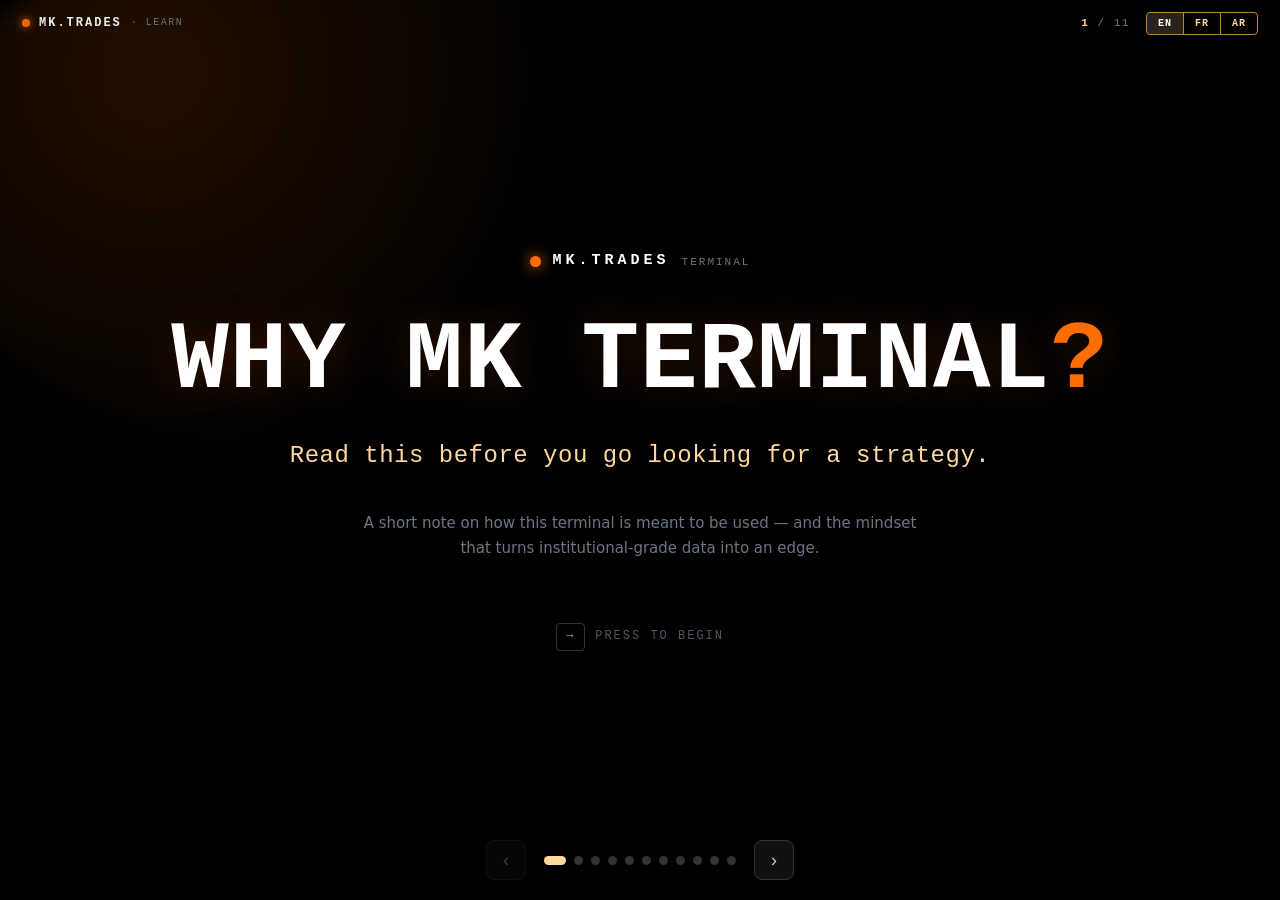
<file: app/src/main/assets/web/learn-presentations/why-mk-terminal/index.html>
<!DOCTYPE html>
<!-- version: v2 -->
<!-- MK.TRADES Learn Presentation — WHY MK TERMINAL? (mindset / persuasion deck) -->
<!-- Self-contained: inline CSS + JS. Served as a static asset from               -->
<!-- /learn-presentations/why-mk-terminal/. Screenshots live in ./img/.           -->
<!--                                                                               -->
<!-- This is a SLIDE DECK, not a scroll guide. Each .slide is a full-screen panel; -->
<!-- only .slide.active is shown. Advance with ← / → / Space, edge click-zones,    -->
<!-- the bottom controls, the progress dots, or swipe.                             -->
<!--                                                                               -->
<!-- v2 — i18n added. EN is the source in the DOM; FR/AR live in the TRANSLATIONS  -->
<!--      object at the bottom and are swapped in by data-t keys. AR flips the     -->
<!--      slide content (the .deck) to RTL; the top bar + controls stay LTR. The   -->
<!--      in-SVG diagram labels (slide 6) are kept in English jargon by design.    -->
<html lang="en">
<head>
<meta charset="utf-8" />
<meta name="viewport" content="width=device-width, initial-scale=1" />
<title>MK.TRADES · Why MK Terminal?</title>
<style>
  :root{
    --bg:#000; --panel:#0a0a0a; --card:#111; --hover:#1a1a1a;
    --border:#222; --borderlt:#333;
    --white:#fff; --text:#e8ecf1; --soft:#c5cdd9; --gray:#999;
    --muted:#6b7785; --dim:#4d5866;
    --orange:#ff6d00; --green:#27c49a; --amber:#f5a623; --blue:#3796ff;
    --red:#ff5252;
    --gold:#ffd89e; --golddeep:#b8823d;
    --mono:'Courier New','SF Mono','Monaco','Consolas',monospace;
    --sans:'Inter','Segoe UI',system-ui,-apple-system,sans-serif;
  }
  *{box-sizing:border-box}
  html,body{
    margin:0;padding:0;height:100%;background:var(--bg);color:var(--text);
    font-family:var(--sans);overflow:hidden;-webkit-font-smoothing:antialiased;
  }
  body{font-size:16px;line-height:1.65}
  .mono{font-family:var(--mono)}
  b,strong{color:var(--white)}
  .em{color:var(--gold);font-weight:600}
  .emo{color:var(--orange);font-weight:600}

  /* ── Deck shell ─────────────────────────────────────────────── */
  .deck{position:fixed;inset:0;overflow:hidden}

  .slide{
    position:absolute;inset:0;
    display:flex;flex-direction:column;justify-content:center;
    padding:clamp(34px,7vh,90px) clamp(28px,9vw,150px);
    opacity:0;visibility:hidden;
    transform:translateY(22px);
    transition:opacity .5s ease, transform .5s ease, visibility .5s;
    overflow-y:auto;
  }
  .slide.active{opacity:1;visibility:visible;transform:none;z-index:2}
  .slide.prev{transform:translateY(-22px)}

  /* faint per-slide accent wash, top-left */
  .slide::before{
    content:"";position:absolute;top:-10%;inset-inline-start:-6%;
    width:60%;height:60%;border-radius:50%;
    background:radial-gradient(circle at 30% 30%, var(--wash,rgba(255,109,0,.10)), transparent 62%);
    pointer-events:none;z-index:0;filter:blur(8px);
  }
  .slide > *{position:relative;z-index:1}

  .inner{width:100%;max-width:960px;margin:0 auto}

  /* ── Shared slide typography ────────────────────────────────── */
  .kicker{
    font-family:var(--mono);font-size:12px;letter-spacing:3px;text-transform:uppercase;
    color:var(--gold);margin-bottom:22px;display:flex;align-items:center;gap:12px;
  }
  .kicker .n{
    display:inline-grid;place-items:center;min-width:26px;height:26px;padding:0 7px;
    border:1px solid var(--golddeep);border-radius:5px;color:var(--gold);
    font-size:11px;font-weight:700;letter-spacing:1px;
  }
  h1.head{
    font-family:var(--mono);font-weight:800;letter-spacing:.5px;
    font-size:clamp(28px,4.4vw,52px);line-height:1.08;margin:0 0 22px;color:var(--white);
  }
  h1.head .hl{color:var(--orange)}
  h1.head .hg{color:var(--gold)}
  p.lead{font-size:clamp(16px,1.5vw,21px);color:var(--soft);max-width:760px;margin:0 0 16px}
  p.body{font-size:clamp(15px,1.25vw,18px);color:var(--soft);max-width:720px;margin:0 0 14px}
  p.body b{color:var(--text)}

  /* ── Cover (slide 1) ────────────────────────────────────────── */
  .cover{align-items:center;text-align:center}
  .cover .brandmark{display:flex;align-items:center;gap:12px;margin-bottom:40px}
  .cover .brandmark .dot{width:11px;height:11px;border-radius:50%;
    background:var(--orange);box-shadow:0 0 14px var(--orange)}
  .cover .brandmark b{font-family:var(--mono);font-size:15px;letter-spacing:4px;color:#fff}
  .cover .brandmark span{font-family:var(--mono);font-size:11px;letter-spacing:2px;color:var(--muted)}
  .cover h1{
    font-family:var(--mono);font-weight:800;
    font-size:clamp(40px,8vw,96px);line-height:1;letter-spacing:1px;margin:0 0 26px;
    color:#fff;text-shadow:0 0 40px rgba(255,109,0,.18);
  }
  .cover h1 .q{color:var(--orange)}
  .cover .sub{font-size:clamp(17px,2vw,24px);color:var(--gold);font-family:var(--mono);
    letter-spacing:.5px;margin-bottom:20px}
  .cover .fine{font-size:15px;color:var(--muted);max-width:560px;line-height:1.7}
  .cover .startcue{margin-top:46px;font-family:var(--mono);font-size:12px;letter-spacing:2px;
    color:var(--dim);text-transform:uppercase;display:flex;align-items:center;gap:10px}
  .cover .startcue .key{border:1px solid var(--borderlt);border-radius:4px;padding:3px 9px;color:var(--soft)}

  /* ── Big pull-quote slides (4, 11) ──────────────────────────── */
  .quote{align-items:center;text-align:center}
  .quote .big{
    font-family:var(--mono);font-weight:800;letter-spacing:.5px;
    font-size:clamp(30px,6vw,72px);line-height:1.05;margin:0 0 24px;color:#fff;
  }
  .quote .big .x{color:var(--orange)}
  .quote .qsub{font-size:clamp(17px,2vw,26px);color:var(--gold);font-family:var(--mono);
    margin:0 0 26px;max-width:780px;line-height:1.4}
  .quote p.body{margin-inline:auto;text-align:center}

  /* ── Cards (slide 5) ────────────────────────────────────────── */
  .cards{display:grid;grid-template-columns:1fr 1fr;gap:18px;margin:8px 0 18px}
  @media(max-width:820px){.cards{grid-template-columns:1fr}}
  .icard{background:var(--card);border:1px solid var(--border);border-radius:10px;
    padding:22px 22px 20px;border-top:3px solid var(--accent,var(--orange))}
  .icard .ct{font-family:var(--mono);font-size:13px;letter-spacing:1.5px;text-transform:uppercase;
    color:var(--accent,var(--orange));margin-bottom:6px;font-weight:700}
  .icard h3{font-family:var(--mono);font-size:20px;color:#fff;margin:0 0 10px;letter-spacing:.3px}
  .icard p{font-size:14.5px;color:var(--soft);margin:0;line-height:1.6}
  .icard p b{color:var(--text)}

  /* ── Concept diagram (slide 6) ──────────────────────────────── */
  .diagram{background:#070707;border:1px solid var(--border);border-radius:10px;
    padding:14px;margin:6px 0 16px}
  .diagram svg{display:block;width:100%;height:auto}

  /* ── Contrast table (slide 10) ──────────────────────────────── */
  .vs{display:grid;grid-template-columns:1fr auto 1fr;gap:0 0;margin:6px 0 8px;
    border:1px solid var(--border);border-radius:10px;overflow:hidden}
  .vs .vhead{padding:14px 20px;font-family:var(--mono);font-size:12px;letter-spacing:2px;
    text-transform:uppercase;font-weight:700}
  .vs .vhead.old{background:rgba(255,82,82,.06);color:var(--red);grid-column:1}
  .vs .vhead.mid{background:#0c0c0c;grid-column:2}
  .vs .vhead.new{background:rgba(39,196,154,.07);color:var(--green);grid-column:3;text-align:end}
  .vs .vrow{display:contents}
  .vs .vc{padding:13px 20px;border-top:1px solid var(--border);font-size:15px;display:flex;align-items:center}
  .vs .vc.old{color:var(--soft);background:rgba(255,82,82,.025)}
  .vs .vc.mid{color:var(--dim);background:#080808;justify-content:center;font-family:var(--mono);font-size:13px}
  .vs .vc.new{color:var(--text);background:rgba(39,196,154,.03);justify-content:flex-end;text-align:end;font-weight:600}
  @media(max-width:760px){
    .vs{grid-template-columns:1fr auto 1fr}
    .vs .vc{font-size:13px;padding:11px 12px}
    .vs .vhead{padding:11px 12px;font-size:10px}
  }

  /* ── Screenshot placeholder (pending operator image) ────────── */
  .shotrow{display:grid;grid-template-columns:1fr 1fr;gap:14px;margin:4px 0 12px}
  @media(max-width:820px){.shotrow{grid-template-columns:1fr}}
  .shot .frame{border:1.5px dashed var(--borderlt);border-radius:8px;background:
    repeating-linear-gradient(45deg,#0a0a0a,#0a0a0a 10px,#0c0c0c 10px,#0c0c0c 20px);
    min-height:150px;display:grid;place-items:center;text-align:center;padding:20px}
  .shot .frame .ph{font-family:var(--mono)}
  .shot .frame .ph .ic{font-size:28px;display:block;margin-bottom:8px;opacity:.5}
  .shot .frame .ph .lbl{font-size:12px;color:var(--gold);letter-spacing:1px;font-weight:800}
  .shot .frame .ph .fn{font-size:10px;color:var(--dim);margin-top:8px}
  .shot img{display:block;width:100%;height:auto;border-radius:8px;border:1px solid var(--border)}
  .shot figcaption{font-family:var(--mono);font-size:11px;color:var(--muted);margin-top:8px;text-align:center}

  /* ── Top bar ────────────────────────────────────────────────── */
  .topbar{position:fixed;top:0;left:0;right:0;z-index:30;
    display:flex;align-items:center;justify-content:space-between;
    padding:12px 22px;pointer-events:none}
  .topbar .brand{display:flex;align-items:center;gap:9px;opacity:.92}
  .topbar .brand .dot{width:8px;height:8px;border-radius:50%;background:var(--orange);
    box-shadow:0 0 9px var(--orange)}
  .topbar .brand b{font-family:var(--mono);font-size:12px;letter-spacing:2px;color:#fff}
  .topbar .brand span{font-family:var(--mono);font-size:10px;letter-spacing:1.5px;color:var(--muted)}
  .topbar .tright{display:flex;align-items:center;gap:16px;pointer-events:auto}
  .topbar .counter{font-family:var(--mono);font-size:11px;letter-spacing:1.5px;color:var(--muted)}
  .topbar .counter b{color:var(--gold)}
  .langsel{display:flex;gap:0;border:1px solid var(--golddeep);border-radius:4px;overflow:hidden}
  .langsel button{
    font-family:var(--mono);font-size:10px;font-weight:800;letter-spacing:1px;
    padding:5px 11px;background:transparent;color:var(--gold);border:none;cursor:pointer;
  }
  .langsel button + button{border-inline-start:1px solid var(--golddeep)}
  .langsel button.active{background:rgba(255,216,158,.16);color:#fff}

  /* progress fill line under topbar */
  .progline{position:fixed;top:0;left:0;height:2px;z-index:31;
    background:linear-gradient(90deg,var(--orange),var(--gold));
    width:0;transition:width .45s ease;box-shadow:0 0 8px rgba(255,109,0,.5)}

  /* ── Bottom controls ────────────────────────────────────────── */
  .ctrls{position:fixed;bottom:0;left:0;right:0;z-index:30;
    display:flex;align-items:center;justify-content:center;gap:18px;
    padding:16px 22px 20px;direction:ltr}
  .dots{display:flex;gap:8px;align-items:center}
  .dots button{width:9px;height:9px;border-radius:50%;border:none;cursor:pointer;padding:0;
    background:var(--borderlt);transition:background .2s,transform .2s,width .2s}
  .dots button:hover{background:var(--muted)}
  .dots button.on{background:var(--gold);width:22px;border-radius:5px}
  .navbtn{background:var(--card);border:1px solid var(--borderlt);color:var(--soft);
    width:40px;height:40px;border-radius:8px;cursor:pointer;font-size:18px;
    display:grid;place-items:center;transition:background .15s,border-color .15s,color .15s}
  .navbtn:hover{background:var(--hover);border-color:var(--gold);color:#fff}
  .navbtn:disabled{opacity:.3;cursor:default}
  .navbtn:disabled:hover{background:var(--card);border-color:var(--borderlt);color:var(--soft)}

  /* edge click zones */
  .zone{position:fixed;top:54px;bottom:74px;z-index:20;cursor:pointer}
  .zone.left{left:0;width:11vw;max-width:120px}
  .zone.right{right:0;width:34vw;max-width:420px}
  @media(max-width:760px){.zone.left{width:18vw}.zone.right{width:40vw}}

  /* hint that fades */
  .swipehint{position:fixed;bottom:74px;right:26px;z-index:25;
    font-family:var(--mono);font-size:11px;color:var(--dim);letter-spacing:1px;
    display:flex;align-items:center;gap:7px;pointer-events:none;
    animation:fade 5.5s ease forwards}
  @keyframes fade{0%,55%{opacity:1}100%{opacity:0}}

  .disc{font-family:var(--mono);font-size:11px;color:var(--dim);line-height:1.6;
    max-width:680px;margin:18px auto 0;text-align:center}

  /* ── RTL (Arabic) — flip slide content only; bars stay LTR ──── */
  .deck[dir="rtl"] .inner{text-align:right}
  .deck[dir="rtl"] .quote .inner,
  .deck[dir="rtl"] .cover{text-align:center}
  .deck[dir="rtl"] .vs{direction:ltr}          /* keep the old→new table reading L→R */
  .deck[dir="rtl"] .icard{text-align:right}
  .deck[dir="rtl"] h1.head,
  .deck[dir="rtl"] .quote .big{letter-spacing:0;line-height:1.25}
  .deck[dir="rtl"]{font-family:var(--sans)}
</style>
</head>
<body>

<div class="progline" id="progline"></div>

<header class="topbar">
  <div class="brand"><span class="dot"></span><b>MK.TRADES</b><span data-t="brand.sub">· LEARN</span></div>
  <div class="tright">
    <div class="counter"><b id="cur">1</b> / <span id="tot">11</span></div>
    <div class="langsel">
      <button data-lang="en" class="active" onclick="setLang('en')">EN</button>
      <button data-lang="fr" onclick="setLang('fr')">FR</button>
      <button data-lang="ar" onclick="setLang('ar')">AR</button>
    </div>
  </div>
</header>

<div class="deck" id="deck">

  <!-- ── 1 · COVER ────────────────────────────────────────────── -->
  <section class="slide cover active" style="--wash:rgba(255,109,0,.14)">
    <div class="brandmark"><span class="dot"></span><b>MK.TRADES</b><span>TERMINAL</span></div>
    <h1 data-t="c.title">WHY MK TERMINAL<span class="q">?</span></h1>
    <div class="sub" data-t="c.sub">Read this before you go looking for a strategy.</div>
    <p class="fine" data-t="c.fine">A short note on how this terminal is meant to be used — and the
       mindset that turns institutional-grade data into an edge.</p>
    <div class="startcue"><span class="key">→</span> <span data-t="c.cue">press to begin</span></div>
  </section>

  <!-- ── 2 · THE GAP ──────────────────────────────────────────── -->
  <section class="slide" style="--wash:rgba(55,150,255,.10)">
    <div class="inner">
      <div class="kicker"><span class="n">01</span><span data-t="s2.kick">The honest part</span></div>
      <h1 class="head" data-t="s2.head">You've seen it. You were impressed.<br>Then came the real question.</h1>
      <p class="lead" data-t="s2.lead">When traders first see the cones, the quant models, the live options
         flow, the reaction is almost always the same:
         <span class="em">"This is incredible — I've never seen data like this."</span></p>
      <p class="body" data-t="s2.body">And then, a beat later: <b>"…so how do I actually use it?"</b>
         That question isn't a failure. It's the smartest place to start — and this
         deck exists to answer it.</p>
    </div>
  </section>

  <!-- ── 3 · THE TRAP ─────────────────────────────────────────── -->
  <section class="slide" style="--wash:rgba(255,82,82,.09)">
    <div class="inner">
      <div class="kicker"><span class="n">02</span><span data-t="s3.kick">Where you're starting from</span></div>
      <h1 class="head" data-t="s3.head">The market trained you<br>to think a certain way.</h1>
      <p class="lead" data-t="s3.lead">Most traders arrive fluent in one language: <b>price action</b> —
         candles, support, resistance. Some are learning <b>order flow</b>. And almost
         everyone has been taught to want the same things: <b>speed, scalps, fast
         profit,</b> and a strategy that tells them exactly what to do.</p>
      <p class="body" data-t="s3.body">None of that is stupid. It's simply where the industry points
         beginners. But it has a ceiling — and you can feel it, or you wouldn't be here.</p>
    </div>
  </section>

  <!-- ── 4 · NOT A STRATEGY (pull-quote) ──────────────────────── -->
  <section class="slide quote" style="--wash:rgba(255,109,0,.16)">
    <div class="inner">
      <div class="kicker" style="justify-content:center"><span class="n">03</span><span data-t="s4.kick">The reframe</span></div>
      <div class="big" data-t="s4.big">This is <span class="x">not</span> a strategy.</div>
      <div class="qsub" data-t="s4.qsub">It's institutional-grade data. Your job is to turn it into leverage.</div>
      <p class="body" data-t="s4.body">Every week someone asks, <b>"what's the strategy behind this?"</b>
         There isn't one — and that's the point. A strategy is a fixed set of rules that
         the market eventually figures out. This is something rarer: a live, honest read
         on what the market is actually doing. <span class="em">Strategies expire. An
         information edge compounds.</span></p>
    </div>
  </section>

  <!-- ── 5 · INSTITUTIONAL-GRADE ──────────────────────────────── -->
  <section class="slide" style="--wash:rgba(255,216,158,.12)">
    <div class="inner">
      <div class="kicker"><span class="n">04</span><span data-t="s5.kick">What you're actually holding</span></div>
      <h1 class="head" data-t="s5.head">What desks pay fortunes for —<br>on your screen.</h1>
      <div class="cards">
        <div class="icard" style="--accent:var(--green)">
          <div class="ct" data-t="s5.c1t">The quant models</div>
          <h3 data-t="s5.c1h">Where price can realistically go</h3>
          <p data-t="s5.c1p">Monte-Carlo simulations — the same engine under Nobel-winning option
             pricing — project thousands of possible futures and draw the edges as
             <b>probability cones</b>. Not a prediction. A map of what's normal vs. extreme.</p>
        </div>
        <div class="icard" style="--accent:var(--blue)">
          <div class="ct" data-t="s5.c2t">The options data</div>
          <h3 data-t="s5.c2h">Where the big money is forced to act</h3>
          <p data-t="s5.c2p">Real positioning from the options market — <b>dealer exposure, gamma, the
             levels where size has to hedge.</b> The structure underneath price that
             retail almost never gets to see.</p>
        </div>
      </div>
      <p class="body" data-t="s5.body">This is the information layer hedge funds build entire teams around.
         Most retail traders never touch it. <span class="em">You're looking at it right now.</span></p>
    </div>
  </section>

  <!-- ── 6 · WHY OPTIONS MOVE THE MARKET ──────────────────────── -->
  <section class="slide" style="--wash:rgba(55,150,255,.11)">
    <div class="inner">
      <div class="kicker"><span class="n">05</span><span data-t="s6.kick">The layer under price</span></div>
      <h1 class="head" data-t="s6.head">Price action is the surface.<br>Options are the current underneath.</h1>
      <div class="diagram">
        <svg viewBox="0 0 900 210" role="img" aria-label="Dealer hedging pins price near a level and accelerates it away from another">
          <defs>
            <marker id="ah" markerWidth="9" markerHeight="9" refX="6" refY="3" orient="auto">
              <path d="M0,0 L6,3 L0,6 Z" fill="#27c49a"/>
            </marker>
            <marker id="ar" markerWidth="9" markerHeight="9" refX="6" refY="3" orient="auto">
              <path d="M0,0 L6,3 L0,6 Z" fill="#ff5252"/>
            </marker>
          </defs>
          <line x1="60" y1="78" x2="840" y2="78" stroke="#27c49a" stroke-width="1.4" stroke-dasharray="6 5" opacity="0.8"/>
          <text x="60" y="68" fill="#27c49a" font-family="Courier New, monospace" font-size="13" font-weight="700">PIN · dealers defend → price sticks</text>
          <path d="M60,92 C130,70 180,86 240,76 C300,66 340,90 400,80 C440,74 470,82 500,80
                   C540,78 560,120 600,150 C650,186 720,196 840,196"
                fill="none" stroke="#e8ecf1" stroke-width="2.2"/>
          <line x1="300" y1="58" x2="300" y2="74" stroke="#27c49a" stroke-width="1.6" marker-end="url(#ah)"/>
          <line x1="420" y1="98" x2="420" y2="82" stroke="#27c49a" stroke-width="1.6" marker-end="url(#ah)"/>
          <line x1="60" y1="168" x2="840" y2="168" stroke="#ff5252" stroke-width="1.4" stroke-dasharray="6 5" opacity="0.75"/>
          <text x="540" y="160" fill="#ff5252" font-family="Courier New, monospace" font-size="13" font-weight="700">FLIP · hedging accelerates the move</text>
          <line x1="640" y1="158" x2="660" y2="184" stroke="#ff5252" stroke-width="1.6" marker-end="url(#ar)"/>
          <line x1="720" y1="166" x2="740" y2="190" stroke="#ff5252" stroke-width="1.6" marker-end="url(#ar)"/>
        </svg>
      </div>
      <p class="body" data-t="s6.body">Every option someone buys, a <b>dealer</b> sells — and to stay
         neutral they must hedge by trading the underlying. Across the whole market that
         hedging becomes a <b>mechanical force</b>: at some levels it <span class="em">pins</span>
         price in place, at others it <span class="emo">accelerates</span> the move. It's
         why price reacts at levels no candle could show you — they were written into the
         options structure days earlier. The terminal shows you that structure.</p>
    </div>
  </section>

  <!-- ── 7 · EDGE, NOT TRADES ─────────────────────────────────── -->
  <section class="slide" style="--wash:rgba(39,196,154,.10)">
    <div class="inner">
      <div class="kicker"><span class="n">06</span><span data-t="s7.kick">What an edge actually is</span></div>
      <h1 class="head" data-t="s7.head">Data doesn't hand you trades.<br>It hands you an <span class="hg">edge</span>.</h1>
      <p class="lead" data-t="s7.lead">An edge is not a signal that flashes <span class="emo">"buy here."</span>
         An edge is a <b>tilt in the odds</b> — knowing a level is statistically stretched,
         that dealers are positioned to defend a price, that the range is wider than today
         makes it look.</p>
      <p class="body" data-t="s7.body">You still choose the trade. But now you choose with the odds tilted
         in your favour instead of guessing. <span class="em">That tilt, applied with
         discipline, is the entire game.</span></p>
    </div>
  </section>

  <!-- ── 8 · PATIENCE ─────────────────────────────────────────── -->
  <section class="slide" style="--wash:rgba(245,166,35,.11)">
    <div class="inner">
      <div class="kicker"><span class="n">07</span><span data-t="s8.kick">The hardest part</span></div>
      <h1 class="head" data-t="s8.head">The edge only pays<br>the patient.</h1>
      <p class="lead" data-t="s8.lead">A probability edge is worthless if you spend it on random entries.
         <b>Scalping every wiggle throws the edge straight in the bin.</b></p>
      <p class="body" data-t="s8.body">The traders who win with this data do the opposite — they <b>wait.</b>
         They let price come to a level the math already flagged, wait for
         <span class="em">confluence</span> (a quant band lining up with an options level
         lining up with their own read), and only then act. Fewer trades. Better trades.
         The terminal tells you <em>where</em> to be patient.</p>
    </div>
  </section>

  <!-- ── 9 · CONFIDENCE LAYER ─────────────────────────────────── -->
  <section class="slide" style="--wash:rgba(255,216,158,.13)">
    <div class="inner">
      <div class="kicker"><span class="n">08</span><span data-t="s9.kick">How to actually use it</span></div>
      <h1 class="head" data-t="s9.head">A confidence layer on top<br>of your own analysis.</h1>
      <p class="lead" data-t="s9.lead">This terminal is not an autopilot, and it was never meant to replace
         your judgement. <b>Keep your price action. Keep your structure.</b> The data sits
         on top — confirming when your read aligns with the odds, warning you when it doesn't.</p>
      <p class="body" data-t="s9.body">Its real product isn't a trade. It's <span class="em">conviction</span>
         — the difference between taking a setup because you <em>hope</em>, and taking it
         because the math, the positioning, and your own analysis all agree.</p>
      <div class="qsub" data-t="s9.pull" style="text-align:left;margin-top:8px">It's not a strategy. It's leverage on the analysis you already do.</div>
    </div>
  </section>

  <!-- ── 10 · THE MINDSET SHIFT ───────────────────────────────── -->
  <section class="slide" style="--wash:rgba(39,196,154,.10)">
    <div class="inner">
      <div class="kicker"><span class="n">09</span><span data-t="s10.kick">The shift</span></div>
      <h1 class="head" data-t="s10.head">The same charts.<br>A different mind.</h1>
      <div class="vs">
        <div class="vhead old" data-t="s10.old">Old mindset</div>
        <div class="vhead mid">→</div>
        <div class="vhead new" data-t="s10.new">MK mindset</div>

        <div class="vrow"><div class="vc old" data-t="s10.o1">"What's the strategy?"</div><div class="vc mid">→</div><div class="vc new" data-t="s10.n1">"What do the odds say?"</div></div>
        <div class="vrow"><div class="vc old" data-t="s10.o2">Chase every move</div><div class="vc mid">→</div><div class="vc new" data-t="s10.n2">Wait for confluence</div></div>
        <div class="vrow"><div class="vc old" data-t="s10.o3">Speed &amp; scalps</div><div class="vc mid">→</div><div class="vc new" data-t="s10.n3">Timing &amp; patience</div></div>
        <div class="vrow"><div class="vc old" data-t="s10.o4">Signals to follow</div><div class="vc mid">→</div><div class="vc new" data-t="s10.n4">Data to weigh</div></div>
        <div class="vrow"><div class="vc old" data-t="s10.o5">Certainty (and false confidence)</div><div class="vc mid">→</div><div class="vc new" data-t="s10.n5">Probability (and real confidence)</div></div>
        <div class="vrow"><div class="vc old" data-t="s10.o6">Hope</div><div class="vc mid">→</div><div class="vc new" data-t="s10.n6">Conviction</div></div>
      </div>
    </div>
  </section>

  <!-- ── 11 · CLOSE ───────────────────────────────────────────── -->
  <section class="slide quote" style="--wash:rgba(255,109,0,.15)">
    <div class="inner">
      <div class="kicker" style="justify-content:center"><span class="n">10</span><span data-t="s11.kick">Why MK Terminal</span></div>
      <div class="big" data-t="s11.big">It doesn't tell you what to do.<br>It tells you <span class="x">what's true.</span></div>
      <div class="qsub" data-t="s11.qsub">The rest is discipline.</div>
      <p class="body" data-t="s11.body">Start with the field guides — <b>Forecast Cones</b> and
         <b>Options Heatmaps</b> — then open a chart and find a level the math already drew.
         That's where the edge begins.</p>
      <div class="disc" data-t="s11.disc">⚠ Educational reference. The terminal maps probability, not certainty —
         nothing here is a signal, a trade, or financial advice.</div>
    </div>
  </section>

</div>

<!-- edge click zones -->
<div class="zone left"  id="zoneL"></div>
<div class="zone right" id="zoneR"></div>

<!-- swipe / arrow hint -->
<div class="swipehint" data-t="hint">use ← →  or click</div>

<!-- bottom controls -->
<div class="ctrls">
  <button class="navbtn" id="prev" aria-label="Previous">‹</button>
  <div class="dots" id="dots"></div>
  <button class="navbtn" id="next" aria-label="Next">›</button>
</div>

<script>
/* ── Deck navigation ──────────────────────────────────────────── */
(function(){
  const slides = Array.from(document.querySelectorAll('.slide'));
  const N = slides.length;
  let i = 0;

  const dotsWrap = document.getElementById('dots');
  const curEl  = document.getElementById('cur');
  const totEl  = document.getElementById('tot');
  const prog   = document.getElementById('progline');
  const prevB  = document.getElementById('prev');
  const nextB  = document.getElementById('next');
  totEl.textContent = N;

  slides.forEach((_, idx) => {
    const b = document.createElement('button');
    b.setAttribute('aria-label', 'Slide ' + (idx+1));
    b.addEventListener('click', () => go(idx));
    dotsWrap.appendChild(b);
  });
  const dots = Array.from(dotsWrap.children);

  function go(n){
    n = Math.max(0, Math.min(N-1, n));
    if (n === i) { render(); return; }
    const old = slides[i];
    old.classList.remove('active');
    old.classList.toggle('prev', n > i);
    i = n;
    render();
  }
  function render(){
    slides.forEach((s, idx) => {
      s.classList.toggle('active', idx === i);
      if (idx !== i && idx >= i) s.classList.remove('prev');
    });
    dots.forEach((d, idx) => d.classList.toggle('on', idx === i));
    curEl.textContent = i + 1;
    prog.style.width = ((i) / (N - 1) * 100) + '%';
    prevB.disabled = i === 0;
    nextB.disabled = i === N - 1;
    slides[i].scrollTop = 0;
  }
  const nextFn = () => go(i + 1);
  const prevFn = () => go(i - 1);

  nextB.addEventListener('click', nextFn);
  prevB.addEventListener('click', prevFn);
  document.getElementById('zoneR').addEventListener('click', nextFn);
  document.getElementById('zoneL').addEventListener('click', prevFn);

  document.addEventListener('keydown', (e) => {
    if (e.key === 'ArrowRight' || e.key === ' ' || e.key === 'PageDown' || e.key === 'Enter'){ e.preventDefault(); nextFn(); }
    else if (e.key === 'ArrowLeft' || e.key === 'PageUp'){ e.preventDefault(); prevFn(); }
    else if (e.key === 'Home'){ e.preventDefault(); go(0); }
    else if (e.key === 'End'){ e.preventDefault(); go(N-1); }
  });

  let tx = 0, ty = 0;
  document.addEventListener('touchstart', (e) => { tx = e.changedTouches[0].clientX; ty = e.changedTouches[0].clientY; }, {passive:true});
  document.addEventListener('touchend', (e) => {
    const dx = e.changedTouches[0].clientX - tx;
    const dy = e.changedTouches[0].clientY - ty;
    if (Math.abs(dx) > 55 && Math.abs(dx) > Math.abs(dy)) { dx < 0 ? nextFn() : prevFn(); }
  }, {passive:true});

  render();
})();

/* ── i18n ─────────────────────────────────────────────────────────
   EN is the source already in the DOM. We cache every [data-t]
   element's original innerHTML as its EN value, then swap FR/AR in
   from TRANSLATIONS. Missing keys fall back to EN. AR flips .deck to
   RTL (the top bar and bottom controls stay LTR). setLang is global
   so the top-bar buttons can call it inline.
   ──────────────────────────────────────────────────────────────── */
const TRANSLATIONS = {
  // ── FRANÇAIS ──────────────────────────────────────────────────
  fr: {
    'brand.sub': `· APPRENDRE`,
    'c.title': `POURQUOI MK TERMINAL<span class="q"> ?</span>`,
    'c.sub': `À lire avant de partir à la recherche d'une stratégie.`,
    'c.fine': `Une courte note sur la façon dont ce terminal doit être utilisé — et l'état d'esprit qui transforme des données de niveau institutionnel en avantage.`,
    'c.cue': `appuyez pour commencer`,
    's2.kick': `La part d'honnêteté`,
    's2.head': `Vous l'avez vu. Vous avez été impressionné.<br>Puis vient la vraie question.`,
    's2.lead': `Quand un trader découvre les cônes, les modèles quantitatifs, le flux d'options en direct, la réaction est presque toujours la même : <span class="em">« C'est incroyable — je n'ai jamais vu des données pareilles. »</span>`,
    's2.body': `Et juste après : <b>« …mais concrètement, comment je m'en sers ? »</b> Cette question n'est pas un échec. C'est le meilleur point de départ — et ce diaporama existe pour y répondre.`,
    's3.kick': `D'où vous partez`,
    's3.head': `Le marché vous a entraîné<br>à penser d'une certaine manière.`,
    's3.lead': `La plupart des traders arrivent en parlant une seule langue : le <b>price action</b> — bougies, support, résistance. Certains apprennent l'<b>order flow</b>. Et presque tous ont appris à vouloir les mêmes choses : <b>la vitesse, le scalp, le profit rapide,</b> et une stratégie qui leur dit exactement quoi faire.`,
    's3.body': `Rien de tout cela n'est stupide. C'est simplement là que l'industrie oriente les débutants. Mais cela a un plafond — et vous le sentez, sinon vous ne seriez pas ici.`,
    's4.kick': `Le recadrage`,
    's4.big': `Ce n'est <span class="x">pas</span> une stratégie.`,
    's4.qsub': `Ce sont des données de niveau institutionnel. Votre rôle est d'en faire un levier.`,
    's4.body': `Chaque semaine, quelqu'un demande : <b>« quelle est la stratégie derrière tout ça ? »</b> Il n'y en a pas — et c'est précisément le but. Une stratégie est un ensemble de règles figées que le marché finit par déjouer. Ceci est plus rare : une lecture vivante et honnête de ce que le marché fait réellement. <span class="em">Les stratégies s'épuisent. Un avantage informationnel se cumule.</span>`,
    's5.kick': `Ce que vous tenez vraiment`,
    's5.head': `Ce que les desks paient une fortune —<br>sur votre écran.`,
    's5.c1t': `Les modèles quantitatifs`,
    's5.c1h': `Où le prix peut réellement aller`,
    's5.c1p': `Des simulations de Monte-Carlo — le moteur même qui sous-tend la valorisation d'options primée par le Nobel — projettent des milliers de futurs possibles et tracent leurs bords sous forme de <b>cônes de probabilité</b>. Pas une prédiction. Une carte du normal contre l'extrême.`,
    's5.c2t': `Les données d'options`,
    's5.c2h': `Où l'argent institutionnel est forcé d'agir`,
    's5.c2p': `Le positionnement réel du marché des options — <b>l'exposition des dealers, le gamma, les niveaux où la taille est obligée de se couvrir.</b> La structure sous le prix que le particulier ne voit presque jamais.`,
    's5.body': `C'est la couche d'information autour de laquelle les hedge funds bâtissent des équipes entières. La plupart des particuliers n'y touchent jamais. <span class="em">Vous, vous la regardez en ce moment même.</span>`,
    's6.kick': `La couche sous le prix`,
    's6.head': `Le price action, c'est la surface.<br>Les options sont le courant en dessous.`,
    's6.body': `Chaque option achetée, un <b>dealer</b> la vend — et pour rester neutre, il doit se couvrir en tradant le sous-jacent. À l'échelle du marché entier, cette couverture devient une <b>force mécanique</b> : à certains niveaux elle <span class="em">fige</span> le prix, à d'autres elle <span class="emo">accélère</span> le mouvement. C'est pour cela que le prix réagit à des niveaux qu'aucune bougie ne pouvait montrer — ils étaient inscrits dans la structure d'options des jours plus tôt. Le terminal vous montre cette structure.`,
    's7.kick': `Ce qu'est vraiment un avantage`,
    's7.head': `Les données ne vous donnent pas des trades.<br>Elles vous donnent un <span class="hg">avantage</span>.`,
    's7.lead': `Un avantage, ce n'est pas un signal qui clignote <span class="emo">« achetez ici ».</span> Un avantage, c'est une <b>inclinaison des probabilités</b> — savoir qu'un niveau est statistiquement étiré, que les dealers sont positionnés pour défendre un prix, que la fourchette est plus large qu'elle n'en a l'air aujourd'hui.`,
    's7.body': `C'est toujours vous qui choisissez le trade. Mais désormais vous choisissez avec les probabilités penchées de votre côté, au lieu de deviner. <span class="em">Cette inclinaison, appliquée avec discipline, c'est tout le jeu.</span>`,
    's8.kick': `Le plus difficile`,
    's8.head': `L'avantage ne paie<br>que les patients.`,
    's8.lead': `Un avantage probabiliste ne vaut rien si vous le dépensez en entrées aléatoires. <b>Scalper chaque soubresaut, c'est jeter l'avantage à la poubelle.</b>`,
    's8.body': `Les traders qui gagnent avec ces données font l'inverse — ils <b>attendent.</b> Ils laissent le prix venir à un niveau que le calcul a déjà signalé, attendent la <span class="em">confluence</span> (une bande quantitative alignée avec un niveau d'options, aligné avec leur propre lecture), et n'agissent qu'ensuite. Moins de trades. De meilleurs trades. Le terminal vous dit <em>où</em> être patient.`,
    's9.kick': `Comment l'utiliser vraiment`,
    's9.head': `Une couche de confiance par-dessus<br>votre propre analyse.`,
    's9.lead': `Ce terminal n'est pas un pilote automatique, et il n'a jamais été conçu pour remplacer votre jugement. <b>Gardez votre price action. Gardez votre structure.</b> Les données viennent par-dessus — confirmant quand votre lecture rejoint les probabilités, vous avertissant quand ce n'est pas le cas.`,
    's9.body': `Son vrai produit n'est pas un trade. C'est la <span class="em">conviction</span> — la différence entre prendre un setup parce que vous <em>espérez</em>, et le prendre parce que le calcul, le positionnement et votre propre analyse sont tous d'accord.`,
    's9.pull': `Ce n'est pas une stratégie. C'est un levier sur l'analyse que vous faites déjà.`,
    's10.kick': `Le basculement`,
    's10.head': `Les mêmes graphiques.<br>Un autre état d'esprit.`,
    's10.old': `Ancien état d'esprit`,
    's10.new': `État d'esprit MK`,
    's10.o1': `« Quelle est la stratégie ? »`,
    's10.n1': `« Que disent les probabilités ? »`,
    's10.o2': `Courir après chaque mouvement`,
    's10.n2': `Attendre la confluence`,
    's10.o3': `Vitesse &amp; scalp`,
    's10.n3': `Timing &amp; patience`,
    's10.o4': `Des signaux à suivre`,
    's10.n4': `Des données à peser`,
    's10.o5': `Certitude (et fausse confiance)`,
    's10.n5': `Probabilité (et vraie confiance)`,
    's10.o6': `L'espoir`,
    's10.n6': `La conviction`,
    's11.kick': `Pourquoi MK Terminal`,
    's11.big': `Il ne vous dit pas quoi faire.<br>Il vous dit <span class="x">ce qui est vrai.</span>`,
    's11.qsub': `Le reste, c'est de la discipline.`,
    's11.body': `Commencez par les guides — <b>Cônes de prévision</b> et <b>Heatmaps d'options</b> — puis ouvrez un graphique et trouvez un niveau que le calcul a déjà tracé. C'est là que l'avantage commence.`,
    's11.disc': `⚠ Référence pédagogique. Le terminal cartographie des probabilités, pas des certitudes — rien ici n'est un signal, un trade, ou un conseil financier.`,
    'hint': `← →  ou cliquez`,
  },

  // ── العربية ───────────────────────────────────────────────────
  ar: {
    'brand.sub': `· تعلَّم`,
    'c.title': `لماذا MK TERMINAL<span class="q">؟</span>`,
    'c.sub': `اقرأ هذا قبل أن تبحث عن استراتيجية.`,
    'c.fine': `ملاحظة قصيرة عن الطريقة التي يُفترض أن تُستخدم بها هذه المنصّة — والعقليّة التي تحوّل بيانات بمستوى مؤسّسي إلى أفضليّة.`,
    'c.cue': `اضغط للبدء`,
    's2.kick': `الجزء الصادق`,
    's2.head': `رأيتها. أُعجبت بها.<br>ثم جاء السؤال الحقيقي.`,
    's2.lead': `عندما يرى المتداول لأوّل مرّة المخاريط والنماذج الكميّة وتدفّق الخيارات الحيّ، يكون ردّ الفعل دائمًا تقريبًا واحدًا: <span class="em">«هذا مذهل — لم أرَ بيانات كهذه من قبل.»</span>`,
    's2.body': `ثم بعد لحظة: <b>«…لكن كيف أستخدمها فعليًّا؟»</b> هذا السؤال ليس فشلًا. إنّه أذكى نقطة بداية — وهذا العرض موجود ليجيب عنه.`,
    's3.kick': `من أين تبدأ`,
    's3.head': `لقد درّبك السوق<br>على التفكير بطريقة معيّنة.`,
    's3.lead': `معظم المتداولين يصلون وهم يتقنون لغة واحدة: <b>حركة السعر</b> — الشموع والدعم والمقاومة. بعضهم يتعلّم <b>تدفّق الأوامر</b>. وكاد الجميع يُربَّى على الرغبة في الأشياء نفسها: <b>السرعة، السكالبينغ، الربح السريع،</b> واستراتيجية تخبرهم تمامًا بما يفعلون.`,
    's3.body': `لا شيء من ذلك غباء. إنّه ببساطة حيث يوجّه القطاعُ المبتدئين. لكن له سقفًا — وأنت تشعر به، وإلّا لما كنت هنا.`,
    's4.kick': `إعادة التأطير`,
    's4.big': `هذه <span class="x">ليست</span> استراتيجية.`,
    's4.qsub': `إنّها بيانات بمستوى مؤسّسي. مهمّتك أن تحوّلها إلى رافعة.`,
    's4.body': `كلّ أسبوع يسأل أحدهم: <b>«ما الاستراتيجية وراء هذا؟»</b> لا توجد واحدة — وهذا هو بيت القصيد. الاستراتيجية مجموعة قواعد ثابتة يكتشفها السوق في النهاية. أمّا هذا فأندر: قراءة حيّة وصادقة لما يفعله السوق فعلًا. <span class="em">الاستراتيجيات تنتهي صلاحيّتها. أمّا أفضليّة المعلومة فتتراكم.</span>`,
    's5.kick': `ما الذي تملكه فعلًا`,
    's5.head': `ما تدفع مكاتب التداول ثروةً مقابله —<br>على شاشتك.`,
    's5.c1t': `النماذج الكميّة`,
    's5.c1h': `إلى أين يمكن للسعر أن يذهب واقعيًّا`,
    's5.c1p': `محاكاة مونت-كارلو — المحرّك نفسه الذي يقوم عليه تسعير الخيارات الحائز على نوبل — تُحاكي آلاف المستقبلات المحتملة وترسم حوافّها على هيئة <b>مخاريط احتماليّة</b>. ليست تنبّؤًا. بل خريطة لما هو طبيعيّ مقابل ما هو متطرّف.`,
    's5.c2t': `بيانات الخيارات`,
    's5.c2h': `حيث يُجبَر المال الكبير على التحرّك`,
    's5.c2p': `تموضع حقيقيّ من سوق الخيارات — <b>انكشاف صنّاع السوق، الغاما، والمستويات التي يُجبَر عندها حجم كبير على التحوّط.</b> البنية تحت السعر التي نادرًا ما يراها متداول التجزئة.`,
    's5.body': `هذه طبقة المعلومات التي تبني حولها صناديق التحوّط فرقًا بأكملها. معظم متداولي التجزئة لا يلمسونها أبدًا. <span class="em">أمّا أنت فتنظر إليها الآن.</span>`,
    's6.kick': `الطبقة تحت السعر`,
    's6.head': `حركة السعر هي السطح.<br>الخيارات هي التيّار في الأسفل.`,
    's6.body': `كلّ خيار يشتريه أحدهم، يبيعه <b>صانع سوق</b> — ولكي يبقى محايدًا عليه أن يتحوّط بتداول الأصل. وعلى مستوى السوق بأكمله يصبح هذا التحوّط <b>قوّة ميكانيكيّة</b>: عند بعض المستويات <span class="em">يثبّت</span> السعر مكانه، وعند أخرى <span class="emo">يُسرّع</span> الحركة. لهذا يتفاعل السعر عند مستويات لم تستطع أيّ شمعة أن تُظهرها — كانت مكتوبةً في بنية الخيارات قبل أيّام. والمنصّة تُريك تلك البنية.`,
    's7.kick': `ما هي الأفضليّة حقًّا`,
    's7.head': `البيانات لا تمنحك صفقات.<br>تمنحك <span class="hg">أفضليّة</span>.`,
    's7.lead': `الأفضليّة ليست إشارةً تومض <span class="emo">«اشترِ هنا».</span> الأفضليّة هي <b>ميلٌ في الاحتمالات</b> — أن تعرف أنّ مستوًى ممدودٌ إحصائيًّا، وأنّ صنّاع السوق متموضعون للدفاع عن سعر، وأنّ النطاق أوسع ممّا يبدو اليوم.`,
    's7.body': `ما زلت أنت من يختار الصفقة. لكنّك الآن تختار والاحتمالات مائلة لصالحك بدل التخمين. <span class="em">هذا الميل، مطبّقًا بانضباط، هو اللعبة كلّها.</span>`,
    's8.kick': `الجزء الأصعب`,
    's8.head': `الأفضليّة لا تكافئ<br>إلّا الصبور.`,
    's8.lead': `الأفضليّة الاحتماليّة بلا قيمة إن أنفقتها على دخولات عشوائيّة. <b>السكالبينغ على كلّ تذبذب يرمي الأفضليّة في سلّة المهملات.</b>`,
    's8.body': `المتداولون الذين يربحون بهذه البيانات يفعلون العكس — <b>ينتظرون.</b> يتركون السعر يأتي إلى مستوًى سبق أن أشار إليه الحساب، وينتظرون <span class="em">التقاء العوامل</span> (نطاق كمّي يتوافق مع مستوى خيارات يتوافق مع قراءتهم الخاصّة)، ثم يتحرّكون. صفقات أقلّ. صفقات أفضل. والمنصّة تخبرك <em>أين</em> تصبر.`,
    's9.kick': `كيف تستخدمها فعلًا`,
    's9.head': `طبقة ثقة فوق<br>تحليلك الخاصّ.`,
    's9.lead': `هذه المنصّة ليست قيادةً آليّة، ولم تُصمَّم يومًا لتحلّ محلّ حكمك. <b>احتفظ بحركة السعر لديك. احتفظ ببنيتك.</b> البيانات تأتي فوق ذلك — تؤكّد حين تتوافق قراءتك مع الاحتمالات، وتحذّرك حين لا تتوافق.`,
    's9.body': `منتجها الحقيقيّ ليس صفقة. إنّه <span class="em">القناعة</span> — الفرق بين أخذ فرصة لأنّك <em>تأمل</em>، وأخذها لأنّ الحساب والتموضع وتحليلك الخاصّ كلّها متّفقة.`,
    's9.pull': `إنّها ليست استراتيجية. إنّها رافعة على التحليل الذي تقوم به أصلًا.`,
    's10.kick': `التحوّل`,
    's10.head': `الرسوم البيانيّة نفسها.<br>عقليّة مختلفة.`,
    's10.old': `العقليّة القديمة`,
    's10.new': `عقليّة MK`,
    's10.o1': `«ما الاستراتيجية؟»`,
    's10.n1': `«ماذا تقول الاحتمالات؟»`,
    's10.o2': `مطاردة كلّ حركة`,
    's10.n2': `انتظار التقاء العوامل`,
    's10.o3': `السرعة والسكالبينغ`,
    's10.n3': `التوقيت والصبر`,
    's10.o4': `إشارات تُتَّبع`,
    's10.n4': `بيانات تُوزَن`,
    's10.o5': `اليقين (وثقة زائفة)`,
    's10.n5': `الاحتمال (وثقة حقيقيّة)`,
    's10.o6': `الأمل`,
    's10.n6': `القناعة`,
    's11.kick': `لماذا MK Terminal`,
    's11.big': `لا تخبرك بما تفعل.<br>تخبرك <span class="x">بما هو حقيقيّ.</span>`,
    's11.qsub': `والباقي انضباط.`,
    's11.body': `ابدأ بالأدلّة — <b>مخاريط التوقّع</b> و<b>خرائط حرارة الخيارات</b> — ثم افتح رسمًا بيانيًّا وابحث عن مستوًى سبق أن رسمه الحساب. من هناك تبدأ الأفضليّة.`,
    's11.disc': `⚠ مرجع تعليميّ. المنصّة ترسم الاحتمالات لا اليقين — لا شيء هنا إشارةٌ أو صفقةٌ أو نصيحةٌ ماليّة.`,
    'hint': `← →  أو انقر`,
  },
};

const origin = new Map();
document.querySelectorAll('[data-t]').forEach(el => origin.set(el, el.innerHTML));

function setLang(l){
  document.querySelectorAll('[data-t]').forEach(el => {
    const k = el.getAttribute('data-t');
    const en = origin.get(el);
    el.innerHTML = (l === 'en') ? en : ((TRANSLATIONS[l] && TRANSLATIONS[l][k] != null) ? TRANSLATIONS[l][k] : en);
  });
  const deck = document.getElementById('deck');
  if (l === 'ar') { deck.setAttribute('dir', 'rtl'); document.documentElement.lang = 'ar'; }
  else { deck.removeAttribute('dir'); document.documentElement.lang = l; }
  document.querySelectorAll('.langsel button').forEach(b =>
    b.classList.toggle('active', b.getAttribute('data-lang') === l));
}
</script>
</body>
</html>
</file>
